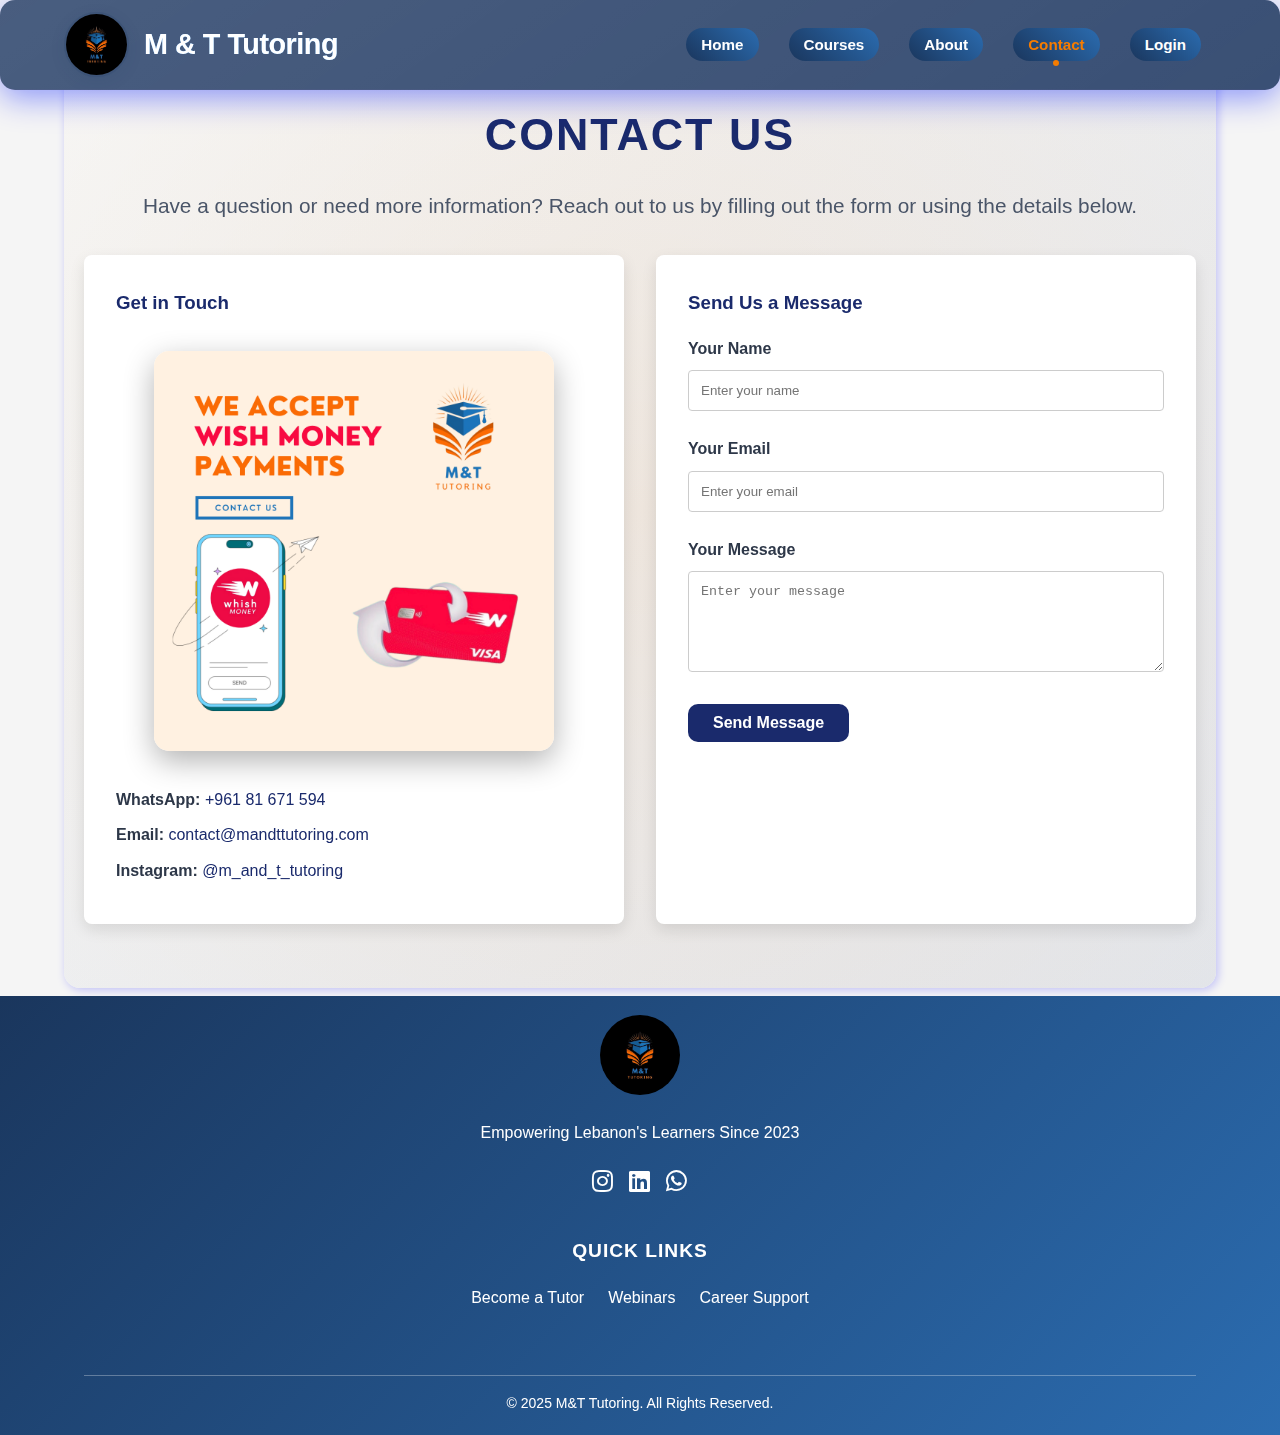
<file: contact.html>
<!DOCTYPE html>
<html lang="en">

<head>
  <meta charset="UTF-8">
  <meta name="viewport" content="width=device-width, initial-scale=1">
  <title>M&T Tutoring | Contact Us</title>
  <link rel="stylesheet" href="https://cdnjs.cloudflare.com/ajax/libs/font-awesome/6.0.0/css/all.min.css">
  <link rel="stylesheet" href="CSS/global.css">
  <link rel="stylesheet" href="CSS/styles.css">
  <link rel="stylesheet" href="CSS/contact.css">
</head>

<body>
  <nav class="glass-nav" aria-label="Main navigation">
    <div class="nav-container">
      <a href="index.html" class="nav-logo">
        <img src="MEDIA/logo.jpeg" alt="M&T Tutoring - Logo">
        <span class="logo-text" style="color: white;">M & T Tutoring</span>
      </a>
      <ul class="nav-links" id="NAVLIST">
        <li><a href="index.html">Home</a></li>
        <li><a href="courses.html">Courses</a></li>
        <li><a href="about.html">About</a></li>
        <li><a href="contact.html" aria-current="page">Contact</a></li>
        <li id="cartLI"><a href="checkout.html"> <i class="fa-solid fa-shopping-cart"></i></a></li>
        <div id="accountDiv">
          <li><a href="" id="accountInNav">Account</a></li>
          <ul class="nav-links-burger" id="nav-links-burger-1">
            <li><a href="" class="dashBoardInNav">Dashboard</a></li>
            <li><a href="account.html">Account</a></li>
            <li><a href="" class="signoutInNav">Signout</a></li>
          </ul>
        </div>
      </ul>
      <div class="nav-toggle">
        <span>&#9776;</span>
        <ul class="nav-links-burger" id="nav-links-burger-2">
          <li><a href="index.html">Home</a></li>
          <li><a href="courses.html">Courses</a></li>
          <li><a href="about.html">About</a></li>
          <li><a href="contact.html" aria-current="page">Contact</a></li>
          <li class="toRemoveWhenNotLoggedIn"><a href="checkout.html"> <i class="fa-solid fa-shopping-cart"></i></a></li>
          <li class="toRemoveWhenNotLoggedIn"><a href="" class="dashBoardInNav">Dashboard</a></li>
          <li class="toRemoveWhenNotLoggedIn"><a href="account.html">Account</a></li>
          <li class="toRemoveWhenNotLoggedIn"><a href="" class="signoutInNav">Signout</a></li>
        </ul>
      </div>
    </div>
  </nav>


  <main class="container">
    <section class="contact-section">
      <h2 class="section-title">Contact Us</h2>
      <p class="contact-intro">
        Have a question or need more information? Reach out to us by filling out the form or using the details below.
      </p>
      <div class="contact-wrapper">
        <div class="contact-info">
          <h3>Get in Touch</h3>
          <div class="contact-image-container">
            <img src="MEDIA/Blue 3D Shop Payment Card Instagram Post.png" alt="Contact Us Image" class="contact-image">
          </div>
<div class="contact-details">
          <p><strong>WhatsApp:</strong> <a href="https://wa.me/96181671594" target="_blank"
              rel="noopener noreferrer">+961 81 671 594</a></p>
          <p><strong>Email:</strong> <a href="mailto:contact@mandttutoring.com">contact@mandttutoring.com</a></p>
          <p><strong>Instagram:</strong> <a href="https://www.instagram.com/m_and_t_tutoring/" target="_blank"
              rel="noopener noreferrer">@m_and_t_tutoring</a></p>
              </div>
        </div>
        <div class="contact-form">
          <h3>Send Us a Message</h3>
          <form id="contactForm" action="#" method="post">
            <div class="form-group">
              <label for="name">Your Name</label>
              <input type="text" id="name" name="name" placeholder="Enter your name" required>
            </div>
            <div class="form-group">
              <label for="email">Your Email</label>
              <input type="email" id="email" name="email" placeholder="Enter your email" required>
            </div>
            <div class="form-group">
              <label for="message">Your Message</label>
              <textarea id="message" name="message" rows="5" placeholder="Enter your message" required></textarea>
            </div>
            <button type="submit" class="btn">Send Message</button>
          </form>
        </div>
      </div>
    </section>
  </main>

  <footer class="main-footer">
    <div class="container">
      <div class="footer-grid">
        <div class="footer-brand">
          <img src="MEDIA/logo.jpeg" alt="M&T Tutoring Logo">
          <p>Empowering Lebanon's Learners Since 2023</p>
          <div class="social-links">
            <a href="https://www.instagram.com/m_and_t_tutoring/" target="_blank" rel="noopener noreferrer">
              <i class="fab fa-instagram"></i>
            </a>
            <a href="#" target="_blank" rel="noopener noreferrer">
              <i class="fab fa-linkedin"></i>
            </a>
            <a href="https://wa.me/96181671594" target="_blank" rel="noopener noreferrer">
              <i class="fab fa-whatsapp"></i>
            </a>
          </div>
        </div>
        <div class="footer-nav">
          <h4>Quick Links</h4>
          <ul>
            <li><a href="tutor-apply.html">Become a Tutor</a></li>
            <li><a href="webinars.html">Webinars</a></li>
            <li><a href="careers.html">Career Support</a></li>
          </ul>
        </div>
      </div>
      <div class="copyright">
        <p>&copy; 2025 M&T Tutoring. All Rights Reserved.</p>
      </div>
    </div>
  </footer>

  <script src="JS/contact.js"></script>
</body>

</html>
</file>
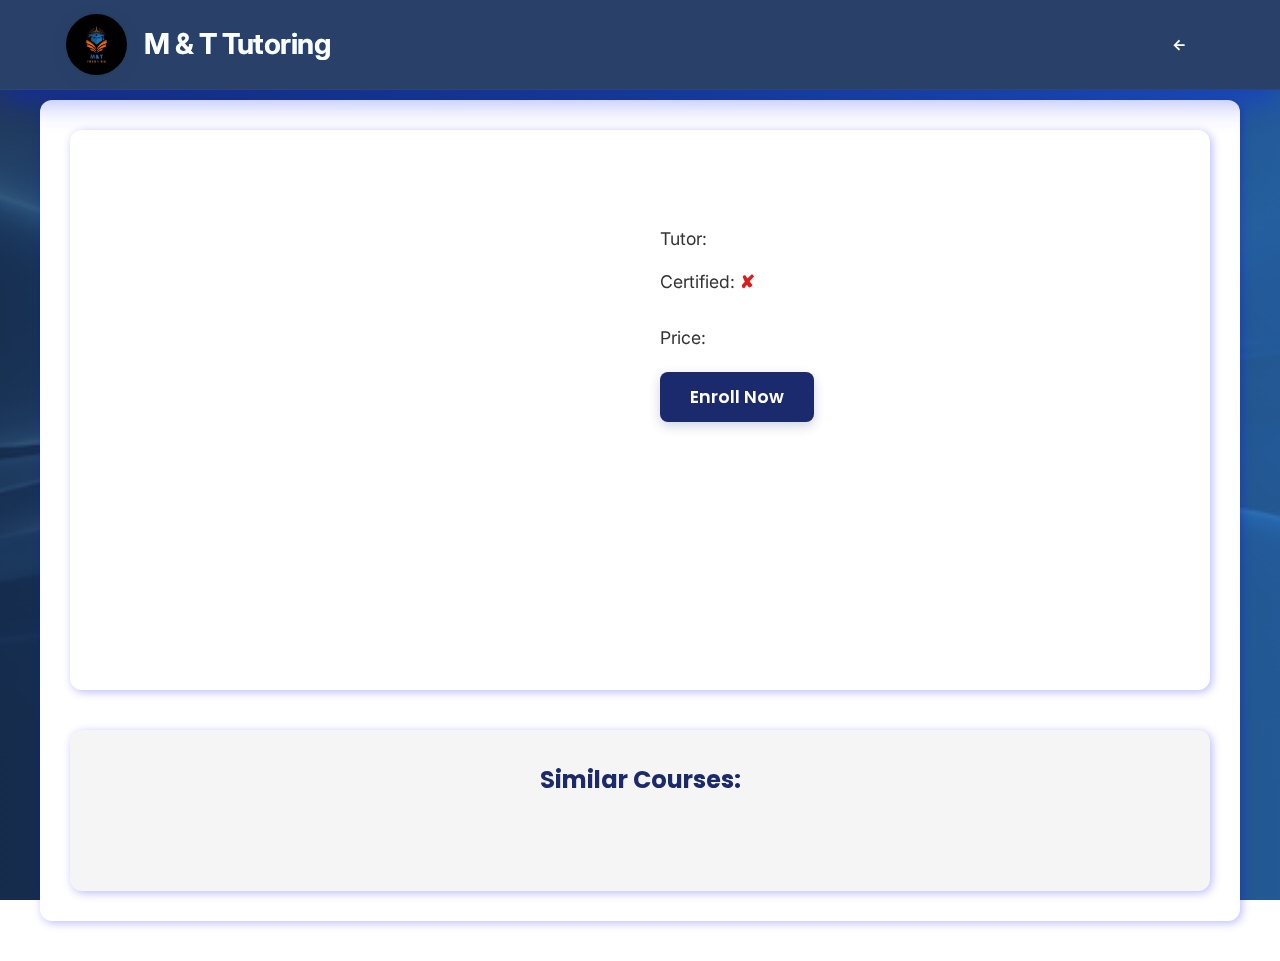
<file: courseDetails.html>
<!DOCTYPE html>
<html lang="en">

<head>
    <meta charset="UTF-8">
    <meta name="viewport" content="width=device-width, initial-scale=1.0">
    <title></title>
    <link rel="stylesheet" href="CSS/global.css">
    <link rel="stylesheet" href="CSS/courseDetails.css">
    <link rel="icon" href="MEDIA/favicon.ico">
</head>

<body>
    <header>
        <nav class="glass-nav" aria-label="Main navigation">
            <div class="nav-container">
                <a href="index.html" class="nav-logo">
                    <img src="MEDIA/logo.jpeg" alt="M&T Tutoring - Logo">
                    <span class="logo-text">M & T Tutoring</span>
                </a>
                <ul class="nav-links">
                    <li><a href="" id="backAnchor">&#8592;</a></li>
                </ul>
            </div>
        </nav>
    </header>

    <main>
        <div id="mainContainer">
            <div id="mainCourseContainer">
                <div class="course-card" id="courseCard">
                </div>

                <div id="detailsToEnroll">
                    <h3 class="course-content" id="courseTitle"></h3>
                    <p class="courseDetails" id="courseDescription"></p>
                    <p class="courseDetails">Tutor: <span id="tutorName"></span></p>
                    <p class="courseDetails">Certified: <span id="isCertified"></span></p>
                    <p class="courseDetails">Price: <span id="coursePrice"></span></p>
                    <button class="btn btn-primary" id="enrollBtn">Enroll Now</button>
                </div>
            </div>
            <div id="similarSuggestedDiv">
                <div>
                    <h2>Similar Courses:</h2>
                </div>
                <div id="suggestedCoursesContainer">
                </div>
            </div>
        </div>
    </main>
    <script src="JS/courseDetails.js"></script>
</body>

</html>
</file>
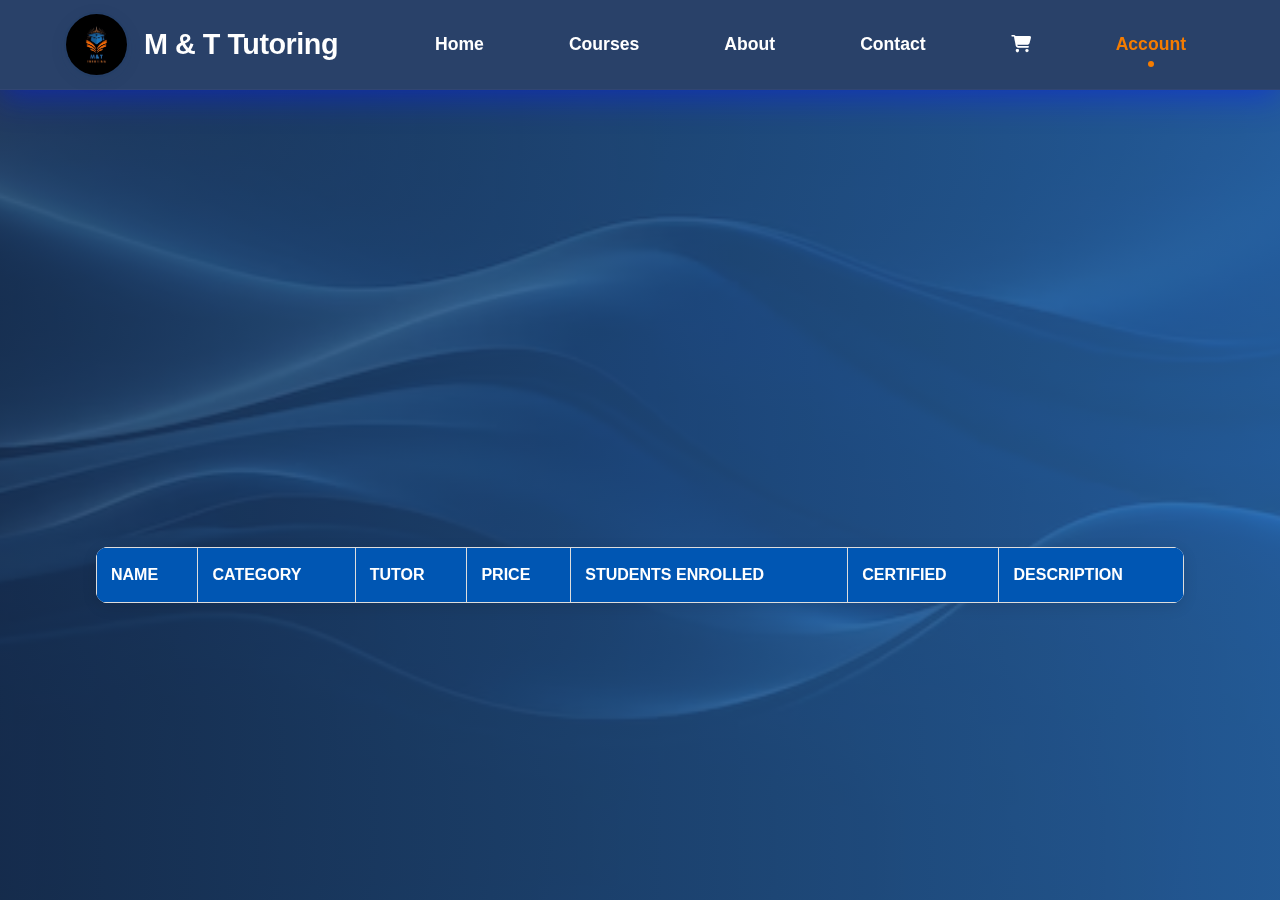
<file: courses.html>
<!DOCTYPE html>
<html lang="en">

<head>
    <meta charset="UTF-8">
    <meta name="viewport" content="width=device-width, initial-scale=1.0">
    <title>Courses</title>
    <link rel="stylesheet" href="CSS/global.css">
    <link rel="stylesheet" href="CSS/account.css">
    <link rel="stylesheet" href="CSS/courses.css">
    <link rel="icon" href="MEDIA/favicon.ico">
    <link rel="stylesheet" href="https://cdnjs.cloudflare.com/ajax/libs/font-awesome/6.4.2/css/all.min.css">
</head>

<body>
    <header>
        <nav class="glass-nav" aria-label="Main navigation">
            <div class="nav-container">
                <a href="index.html" class="nav-logo">
                    <img src="MEDIA/logo.jpeg" alt="M&T Tutoring - Logo">
                    <span class="logo-text">M & T Tutoring</span>
                </a>
                <ul class="nav-links">
                    <li><a href="index.html">Home</a></li>
                    <li><a href="courses.html">Courses</a></li>
                    <li><a href="about.html">About</a></li>
                    <li><a href="contact.html">Contact</a></li>
                    <li><a href="checkout.html"><i class="fa-solid fa-shopping-cart"></i></a></li>
                    <li><a href="" aria-current="page">Account</a></li>
                </ul>
                <div class="nav-toggle">
                    <span>&#9776;</span>
                    <ul class="nav-links-burger">
                        <li><a href="index.html">Home</a></li>
                        <li><a href="courses.html">Courses</a></li>
                        <li><a href="about.html">About</a></li>
                        <li><a href="contact.html">Contact</a></li>
                        <li><a href="checkout.html"><i class="fa-solid fa-shopping-cart"></i></a></li>
                        <li><a href="" aria-current="page">Account</a></li>
                    </ul>
                </div>
            </div>
        </nav>
    </header>

    <main class="container">
        
        <table id="coursesTable">
            <thead>
                <tr>
                    <th>Name</th>
                    <th>Category</th>
                    <th>Tutor</th>
                    <th>Price</th>
                    <th>Students Enrolled</th>
                    <th>Certified</th>
                    <th>Description</th>
                </tr>
            </thead>
            <tbody>
                
            </tbody>
        </table>
    </main>

    <script src="JS/courses.js"></script> 
</body>
</html>
</file>
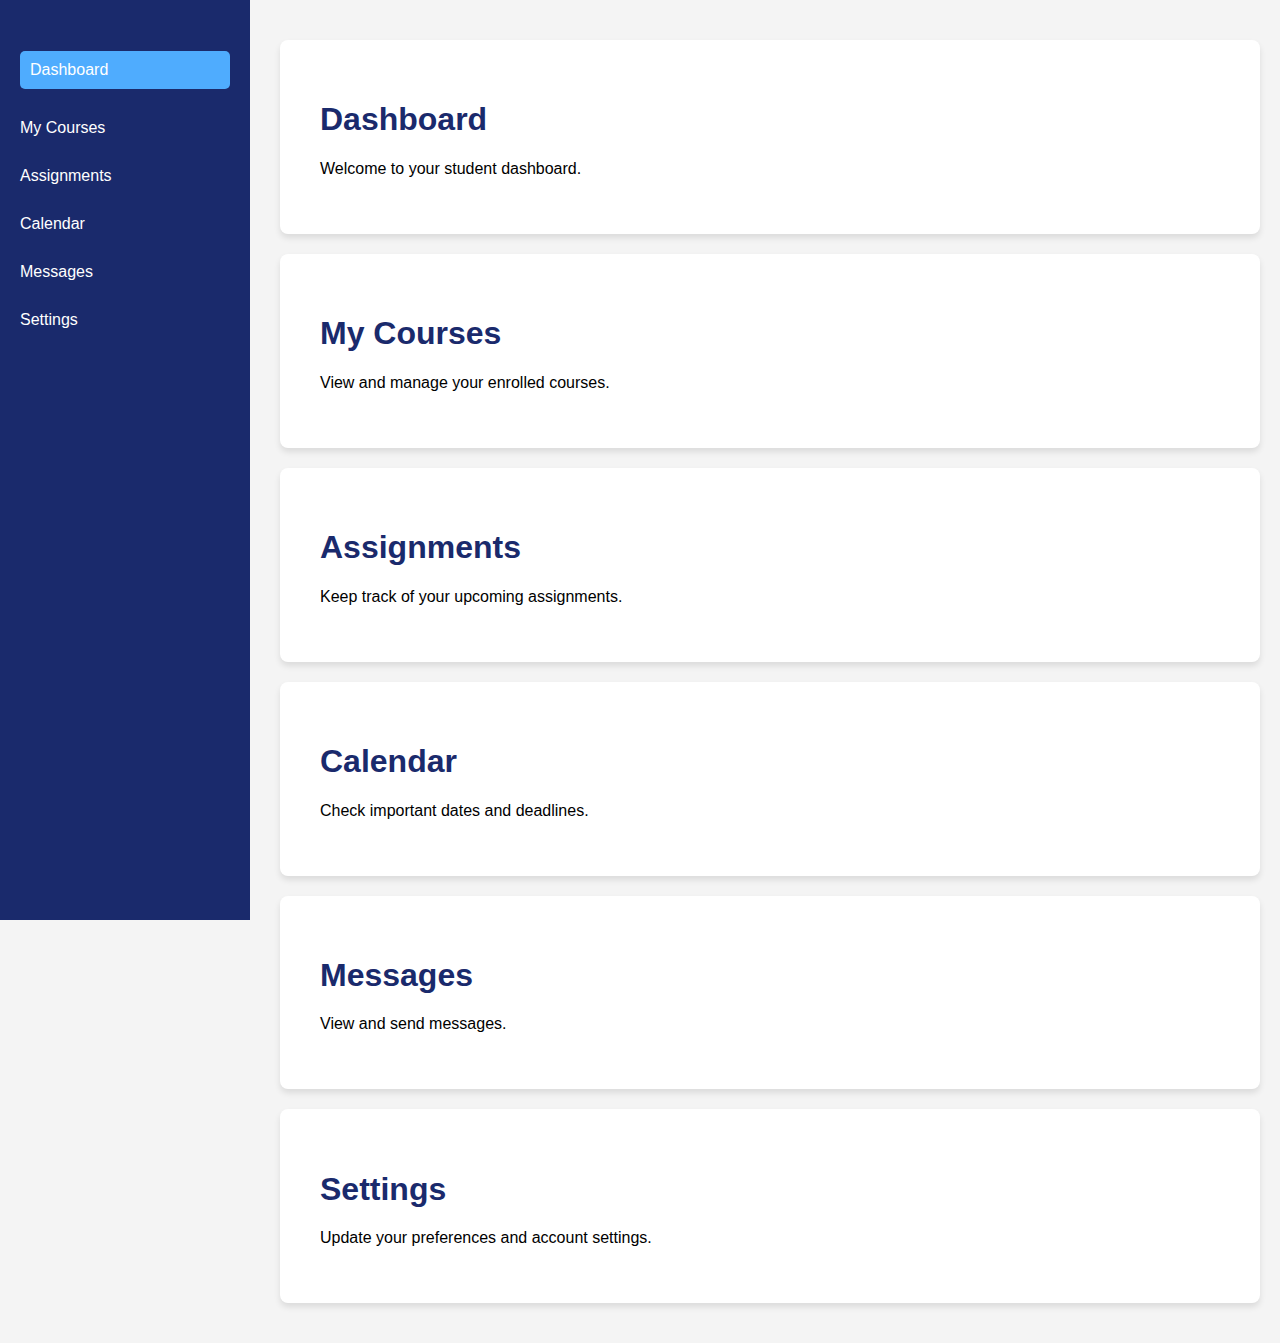
<file: dashboard.html>
<!DOCTYPE html>
<html lang="en">
<head>
  <meta charset="UTF-8" />
  <meta name="viewport" content="width=device-width, initial-scale=1.0"/>
  <title>Student Dashboard</title>
  <link rel="stylesheet" href="CSS/dashboard.css">
</head>
<body>

  <!-- Sidebar Navigation -->
  <aside class="sidebar">
    <ul class="sidebar-menu">
      <li class="active"><a href="#dashboard">Dashboard</a></li>
      <li><a href="#courses">My Courses</a></li>
      <li><a href="#assignments">Assignments</a></li>
      <li><a href="#calendar">Calendar</a></li>
      <li><a href="#messages">Messages</a></li>
      <li><a href="#settings">Settings</a></li>
    </ul>
  </aside>

  <!-- Main Content Area -->
  <main class="content">
    <section id="dashboard" class="section">
      <h1>Dashboard</h1>
      <p>Welcome to your student dashboard.</p>
    </section>

    <section id="courses" class="section">
      <h1>My Courses</h1>
      <p>View and manage your enrolled courses.</p>
    </section>

    <section id="assignments" class="section">
      <h1>Assignments</h1>
      <p>Keep track of your upcoming assignments.</p>
    </section>

    <section id="calendar" class="section">
      <h1>Calendar</h1>
      <p>Check important dates and deadlines.</p>
    </section>

    <section id="messages" class="section">
      <h1>Messages</h1>
      <p>View and send messages.</p>
    </section>

    <section id="settings" class="section">
      <h1>Settings</h1>
      <p>Update your preferences and account settings.</p>
    </section>
  </main>

  <script src="JS/dashboard.js"></script>
</body>
</html>
</file>
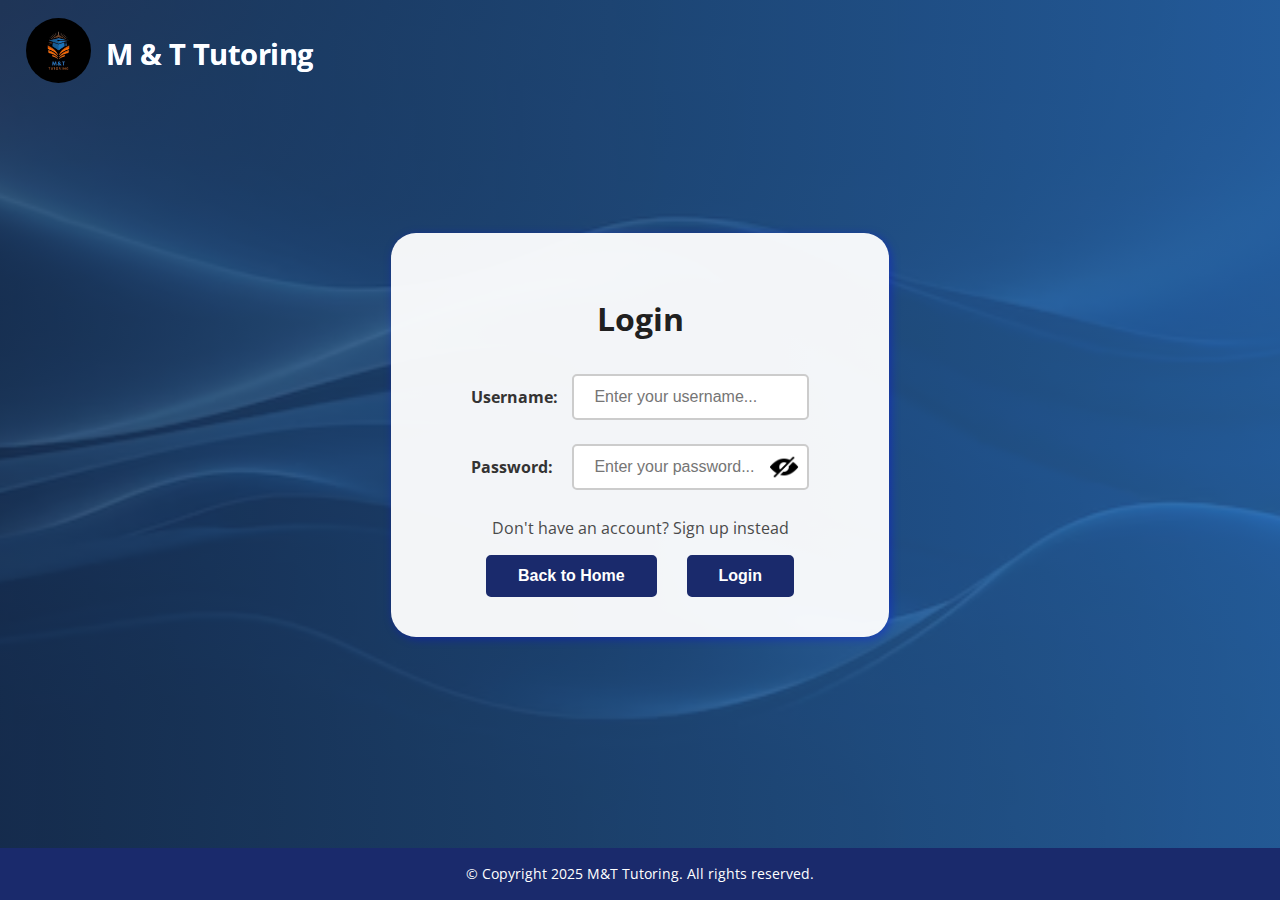
<file: login.html>
<!DOCTYPE html>
<html lang="en">

<head>
  <meta charset="UTF-8" />
  <meta name="viewport" content="width=device-width, initial-scale=1.0" />
  <title>Login</title>
  <link rel="stylesheet" href="CSS/login.css" />
  <link rel="stylesheet" href="CSS/global.css" />
  <link rel="icon" href="MEDIA/favicon.ico" />
  <link rel="stylesheet" href="https://cdnjs.cloudflare.com/ajax/libs/font-awesome/6.4.2/css/all.min.css">
</head>

<body>
  <header>
    <div id="logoDiv">
      <a href="index.html">
        <img id="logo" src="MEDIA/logo.jpeg" alt="logo" />
      </a>
      <a href="index.html">
        <p class="logo-text" style="color: white;">M &amp; T Tutoring</p>
      </a>
    </div>
  </header>
  <main>
    <!-- Login Form -->
    <form id="loginForm" action="">
      <h3 class="formTitle">Login</h3>
      <div class="passDiv">
        <label for="usernameInput">Username:</label>
        <input id="usernameInput" type="text" placeholder="Enter your username..." />
      </div>
      <div class="passDiv">
        <label for="passwordInput">Password:</label>
        <input id="passwordInput" type="password" placeholder="Enter your password..." />
        <img title="click to show password" id="hidePass" class="passControlImgs" src="MEDIA/hidepassword2.png"
          alt="closed eye" />
        <img title="click to hide password" id="showPass" class="passControlImgs" src="MEDIA/showpassword2.png"
          alt="open eye" />
      </div>
      <p id="signupInstead" class="switchForm">Don't have an account? Sign up instead</p>
      <div class="btnDiv">
        <button id="backBtn1" class="btn btn-primary" type="button">Back to Home</button>
        <button id="loginBtn" class="btn btn-primary">Login</button>
      </div>
    </form>

    <!-- Signup Form -->
    <form id="signupForm" action="">
      <h3 class="formTitle">Signup</h3>
      <div class="passDiv">
        <label for="usernameInput2">Username:</label>
        <input id="usernameInput2" type="text" placeholder="Enter your username..." />
      </div>
      <div class="passDiv">
        <label for="passwordInput2">Password:</label>
        <input id="passwordInput2" type="password" placeholder="Enter your password..." />
        <img title="click to show password" id="hidePass2" class="passControlImgs" src="MEDIA/hidepassword2.png"
          alt="closed eye" />
        <img title="click to hide password" id="showPass2" class="passControlImgs" src="MEDIA/showpassword2.png"
          alt="open eye" />
      </div>
      <div class="passDiv">
        <label for="passwordInput3">Repeat Pass:</label>
        <input id="passwordInput3" type="password" placeholder="Repeat your password..." />
      </div>
      <div class="passDiv">
        <label for="emailInput">Email:</label>
        <input id="emailInput" type="email" placeholder="Enter your Email..." />
      </div>
      <div class="passDiv">
        <label for="majorCombo">Major/Field:</label>
        <select name="Major" id="majorCombo">
          <option value="CCE">Computer Engineering</option>
          <option value="ME">Mechanical Engineering</option>
          <option value="MECH">Mechatronics</option>
          <option value="ELECT">Electrical Engineering</option>
          <option value="PSYCH">Psychology</option>
          <option value="MANAGE">Management</option>
          <option value="BUSI">Business</option>
          <option value="BIO">Biology</option>
          <option value="BIOM">Biomedical</option>
        </select>
      </div>
      <p id="loginInstead" class="switchForm">Already have an account? Login instead</p>
      <div class="btnDiv">
        <button type="button" id="backBtn2" class="btn btn-primary">Back to Home</button>
        <button id="signupBtn" class="btn btn-primary">Signup</button>
      </div>
    </form>
  </main>

  <footer>
    <p>&copy; Copyright 2025 M&amp;T Tutoring. All rights reserved.</p>
  </footer>

  <script src="JS/login.js"></script>
</body>

</html>
</file>
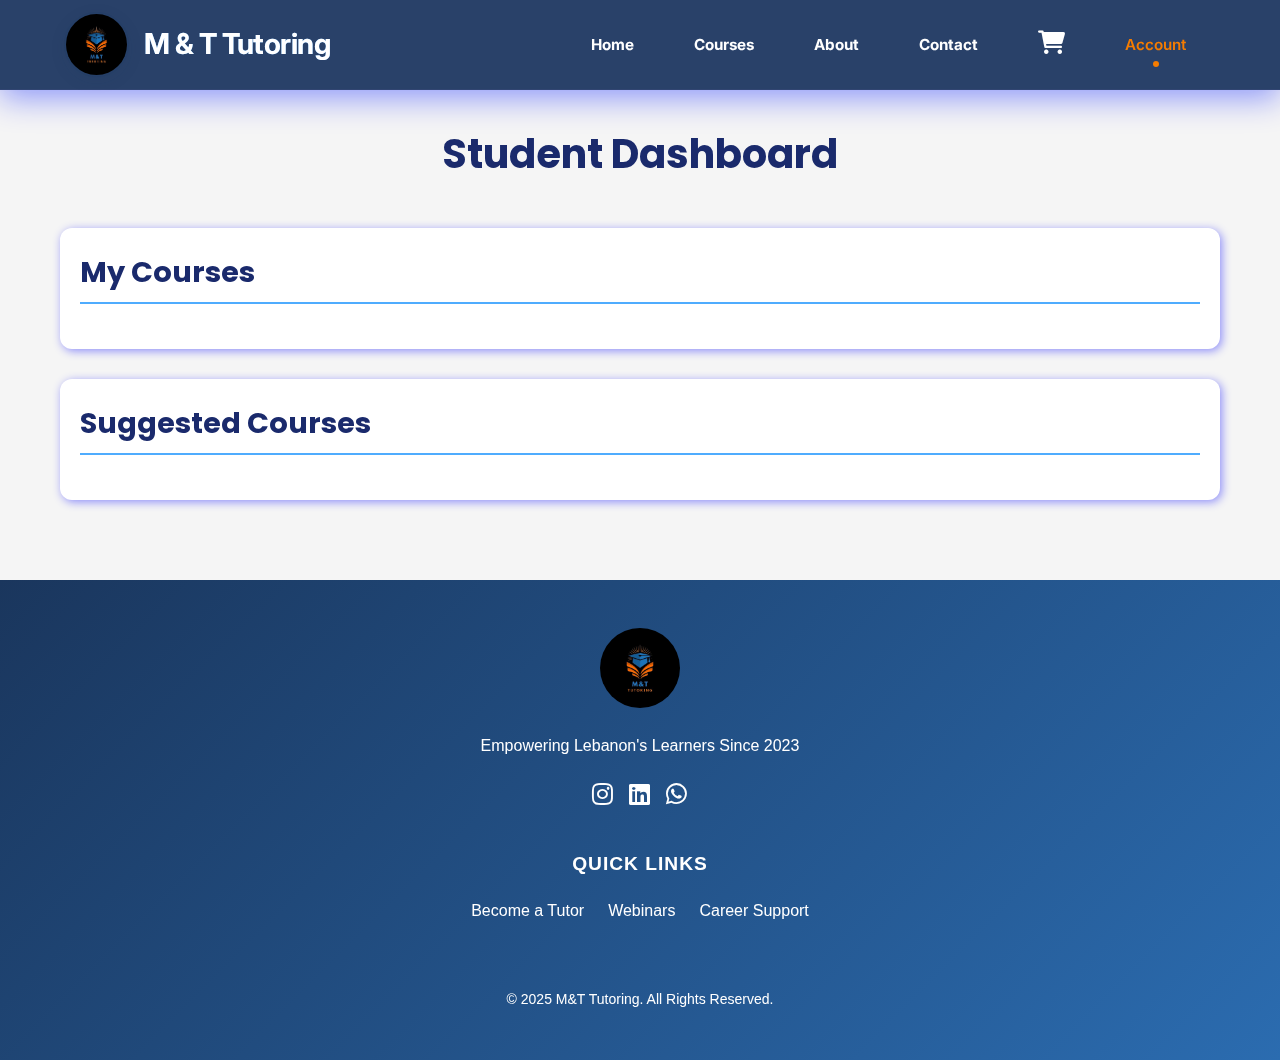
<file: studentDash.html>
<!DOCTYPE html>
<html lang="en">
  <head>
    <meta charset="UTF-8" />
    <meta name="viewport" content="width=device-width, initial-scale=1.0"/>
    <title>Student Dashboard - M&T Tutoring</title>
    
    <!-- Font Awesome for icons -->
    <link
      rel="stylesheet"
      href="https://cdnjs.cloudflare.com/ajax/libs/font-awesome/6.0.0/css/all.min.css"
    />

    <!-- Global CSS (nav, footer, etc.) -->
    <link rel="stylesheet" href="CSS/global.css" />

    <!-- Page-Specific CSS for dashboard layout -->
    <link rel="stylesheet" href="CSS/studentDash.css" />

    <link rel="icon" href="MEDIA/favicon.ico" />
  </head>
  <body>
    <!-- Navigation Bar -->
    <nav class="glass-nav" aria-label="Main navigation">
      <div class="nav-container">
        <a href="index.html" class="nav-logo">
          <img src="MEDIA/logo.jpeg" alt="M&T Tutoring - Logo" />
          <span class="logo-text">M & T Tutoring</span>
        </a>
        <ul class="nav-links" id="NAVLIST">
          <li><a href="index.html">Home</a></li>
          <li><a href="courses.html">Courses</a></li>
          <li><a href="about.html">About</a></li>
          <li><a href="contact.html">Contact</a></li>
          <li id="cartLI"><a href="checkout.html"> <i class="fa-solid fa-shopping-cart"></i></a></li>
          <div id="accountDiv">
            <li><a href="#" id="accountInNav" aria-current="page">Account</a></li>
            <ul class="nav-links-burger" id="nav-links-burger-1">
              <li><a href="studentDash.html" class="dashBoardInNav">Dashboard</a></li>
              <li><a href="account.html">Account</a></li>
              <li><a href="#" class="signoutInNav">Signout</a></li>
            </ul>
          </div>
        </ul>
        <div class="nav-toggle">
          <span>&#9776;</span>
          <ul class="nav-links-burger" id="nav-links-burger-2">
            <li><a href="index.html">Home</a></li>
            <li><a href="courses.html">Courses</a></li>
            <li><a href="about.html">About</a></li>
            <li><a href="contact.html">Contact</a></li>
            <li class="toRemoveWhenNotLoggedIn"><a href="checkout.html"> <i class="fa-solid fa-shopping-cart"></i></a></li>
            <li class="toRemoveWhenNotLoggedIn">
              <a href="studentDash.html" class="dashBoardInNav" aria-current="page">Dashboard</a>
            </li>
            <li class="toRemoveWhenNotLoggedIn"><a href="account.html">Account</a></li>
            <li class="toRemoveWhenNotLoggedIn">
              <a href="#" class="signoutInNav">Signout</a>
            </li>
          </ul>
        </div>
      </div>
    </nav>

    <!-- Main Dashboard Content -->
    <main class="dashboard-container">
      <header>
        <h1>Student Dashboard</h1>
      </header>

      <!-- We stack My Courses and Suggested Courses vertically -->
      <section class="dashboard-content">
        <!-- My Courses (top) -->
        <article class="dashboard-card">
          <h2>My Courses</h2>
          <!-- Horizontal scrolling container -->
          <div id="courseList">
            <!-- Courses will be dynamically populated here -->
          </div>
        </article>

        <!-- Suggested Courses (below My Courses) -->
        <article class="dashboard-card">
          <h2>Suggested Courses</h2>
          <!-- Horizontal scrolling container -->
          <div id="upcomingSessions">
            <!-- Suggested Courses will be dynamically populated here -->
          </div>
        </article>
      </section>
    </main>

    <!-- Footer -->
    <footer class="main-footer">
      <div class="container">
        <div class="footer-grid">
          <div class="footer-brand">
            <img src="MEDIA/logo.jpeg" alt="M&T Tutoring Logo" />
            <p>Empowering Lebanon's Learners Since 2023</p>
            <div class="social-links">
              <a
                href="https://www.instagram.com/m_and_t_tutoring/"
                target="_blank"
                rel="noopener noreferrer"
              >
                <i class="fab fa-instagram"></i>
              </a>
              <a href="#" target="_blank" rel="noopener noreferrer">
                <i class="fab fa-linkedin"></i>
              </a>
              <a
                href="https://wa.me/96181671594"
                target="_blank"
                rel="noopener noreferrer"
              >
                <i class="fab fa-whatsapp"></i>
              </a>
            </div>
          </div>
          <div class="footer-nav">
            <h4>Quick Links</h4>
            <ul>
              <li><a href="tutor-apply.html">Become a Tutor</a></li>
              <li><a href="webinars.html">Webinars</a></li>
              <li><a href="careers.html">Career Support</a></li>
            </ul>
          </div>
        </div>
        <div class="copyright">
          <p>&copy; 2025 M&T Tutoring. All Rights Reserved.</p>
        </div>
      </div>
    </footer>

    <!-- Dashboard-specific JS -->
    <script src="JS/studentDash.js"></script>
  </body>
</html>
</file>
<file: CSS/global.css>
/* Global Styles for M&T Tutoring Website */

/* Import Google Fonts */
@import url('https://fonts.googleapis.com/css2?family=Roboto:wght@400;700&family=Open+Sans:wght@300;400;600&display=swap');

/* Root Variables */
:root {
    --primary-blue: #1a2a6c;
    --secondary-blue: #4facfe;
    --accent-orange: #f57c00;
    --white: #ffffff;
    --dark-gray: #333333;
    --light-gray: #f5f5f5;

    --font-heading: 'Roboto', sans-serif;
    --font-body: 'Open Sans', sans-serif;
}

/* Reset Styles */
* {
    margin: 0;
    padding: 0;
    box-sizing: border-box;
}

/* Global Body Styling */
body {
    font-family: var(--font-body);
    color: var(--dark-gray);
    background: var(--light-gray);
    line-height: 1.6;
}

/* Global Container */
.container {
    width: 90%;
    max-width: 1200px;
    margin: 0 auto;
}

/* Buttons */
.btn {
    display: inline-block;
    padding: 10px 20px;
    font-size: 16px;
    font-weight: 600;
    text-align: center;
    text-decoration: none;
    border-radius: 5px;
    transition: background 0.3s ease-in-out;
}

.btn-primary {
    background-color: var(--primary-blue);
    color: var(--white);
}

.btn-primary:hover {
    background-color: var(--secondary-blue);
}

.btn-secondary {
    background-color: var(--accent-orange);
    color: var(--white);
}

.btn-secondary:hover {
    background-color: #e66900;
}

/* Navigation Bar */
nav {
    background-color: var(--primary-blue);
    padding: 15px 0;
    position: fixed;
    width: 100%;
    top: 0;
    left: 0;
    z-index: 100;
}

.nav-container {
    display: flex;
    justify-content: space-between;
    align-items: center;
    width: 90%;
    max-width: 1200px;
    margin: 0 auto;
}

.nav-logo img {
    height: 50px;
}

.nav-links {
    list-style: none;
    display: flex;
}

.nav-links li {
    margin: 0 15px;
}

.nav-links a {
    color: var(--white);
    text-decoration: none;
    font-size: 16px;
    font-weight: 600;
    transition: color 0.3s ease-in-out;
}

.nav-links a:hover {
    color: var(--secondary-blue);
}

/* Mobile Navigation */
.nav-toggle {
    display: none;
    cursor: pointer;
}

.nav-toggle div {
    width: 30px;
    height: 3px;
    background-color: var(--white);
    margin: 5px 0;
}

/* Hero Section */
.hero {
    background: linear-gradient(to right, var(--primary-blue), var(--secondary-blue));
    color: var(--white);
    text-align: center;
    padding: 100px 20px;
}

.hero h1 {
    font-family: var(--font-heading);
    font-size: 2.5rem;
    margin-bottom: 10px;
}

.hero p {
    font-size: 1.2rem;
    margin-bottom: 20px;
}

/* Footer */
footer {
    background-color: var(--primary-blue);
    color: var(--white);
    text-align: center;
    padding: 15px;
    margin-top: 50px;
}

footer p {
    font-size: 14px;
}


#cartLI a i, .toRemoveWhenNotLoggedIn a i {
    font-size: 1.5rem; /* Adjust size */
    color: #ffffff; /* Match your theme */
    transition: color 0.3s ease-in-out;
  }
  
  #cartLI a i:hover, .toRemoveWhenNotLoggedIn a i:hover {
    color: #ffffff;
  }
  
/* Responsive Styles */
/* @media (max-width: 768px) {
    .nav-links {
        display: none;
        flex-direction: column;
        background-color: var(--primary-blue);
        position: absolute;
        top: 60px;
        left: 0;
        width: 100%;
        padding: 10px 0;
    }

    .nav-links li {
        text-align: center;
        margin: 10px 0;
    }

    .nav-toggle {
        display: block;
    }
} */
</file>
<file: CSS/styles.css>
/* ======== Modern CSS Enhancements ======== */
:root {
  --primary-blue: #1a2a6c;
  --secondary-blue: #4facfe;
  --accent-orange: #f57c00;
  --white: #ffffff;
  --dark-gray: #333333;
  --light-gray: #f5f5f5;
  --dark-gradient: linear-gradient(135deg, #1A365D 0%, #2B6CB0 100%);
  --font-heading: 'Poppins', sans-serif;
  --font-body: 'Inter', sans-serif;
}

/* Base Reset */
* {
  margin: 0;
  padding: 0;
  box-sizing: border-box;
}

body {
  font-family: var(--font-body);
  line-height: 1.7;
  color: #2D3748;
  background-color: #F5F5F5;
}

/* Modern Glass Navigation */
.glass-nav {
  position: fixed;
  top: 0;
  width: 100%;
  padding: 12px 0;
  background: linear-gradient(145deg, rgba(255, 255, 255, 0.15) 0%, rgba(255, 255, 255, 0.08) 100%);
  backdrop-filter: blur(25px) saturate(180%);
  -webkit-backdrop-filter: blur(25px) saturate(180%);
  box-shadow: 0 8px 32px rgba(0, 0, 0, 0.1);
  z-index: 1000;
  border-bottom: 1px solid rgba(255, 255, 255, 0.15);
  transition: all 0.4s cubic-bezier(0.4, 0, 0.2, 1);
  border-radius: 15px;
}

.nav-container {
  width: 90%;
  max-width: 1400px;
  margin: 0 auto;
  display: flex;
  align-items: center;
  justify-content: space-between;
}

.nav-toggle {
  display: none;

  transition: opacity 0.2s ease-in-out;
}

/* Logo Styling */
.nav-logo {
  display: flex;
  align-items: center;
  text-decoration: none;
  transition: transform 0.3s ease;
}

.nav-logo:hover {
  transform: translateX(5px);
}

.logo-text {
  font-size: 1.8rem;
  margin-left: 15px;
  font-weight: 700;
  letter-spacing: -0.5px;
  background: #4facfe;
  -webkit-background-clip: text;
  background-clip: text;
  color: transparent;
  transition: all 0.3s ease;
  color: white;
}

.nav-logo img {
  height: 65px;
  width: 65px;
  border: 2px solid rgba(26, 54, 93, 0.2);
  border-radius: 50%;
  transition: all 0.3s ease;
  box-shadow: 0 4px 15px rgba(26, 54, 93, 0.1);
}

.nav-logo img:hover {
  transform: scale(1.08);
  box-shadow: 0 6px 20px rgba(26, 54, 93, 0.15);
}

/* Navigation Links */
.nav-links {
  list-style: none;
  display: flex;
  align-items: center;
  gap: 25px;
}

.nav-links a, #accountInNav {
  color: white;
  text-decoration: none;
  font-size: 1.1rem;
  font-weight: bolder;
  padding: 8px 15px;
  transition: all 0.3s cubic-bezier(0.4, 0, 0.2, 1);
  position: relative;
  border-radius: 20px;
  background: linear-gradient(45deg, #1A365D, #2B6CB0);
}

.nav-links a:not(.btn):hover, #accountInNav:not(.btn):hover {
  color: #f57c00;
  background: rgba(245, 124, 0, 0.08);
}


.nav-links a[aria-current="page"], #accountInNav[aria-current="page"] {
  color: #f57c00 !important;
  font-weight: 600;
}

.nav-links a[aria-current="page"]::after, #accountInNav[aria-current="page"]::after {
  content: '';
  position: absolute;
  bottom: -5px;
  left: 50%;
  transform: translateX(-50%);
  width: 6px;
  height: 6px;
  background: #f57c00;
  border-radius: 50%;
  animation: pulse 1.5s infinite;
}


.nav-links-burger {
  display: none;
  list-style: none;
  position: absolute;
  top: 100%;
  right: 0%;
  flex-direction: column;
  background: rgba(218, 218, 218, 0.158);
  padding: 40px 10px 40px 10px;
  border-bottom: 1px solid rgba(0, 0, 0, 0.616);
  border-left: 1px solid rgba(0, 0, 0, 0.616);
  border-bottom-left-radius: 40px;
  align-items: center;
  gap: 25px;

  transform: translateY(-20px);
  animation: dropDown 0.5s ease forwards;
}

.nav-links-burger a {
  color: white;
  text-decoration: none;
  font-size: 1.1rem;
  font-weight: bolder;
  padding: 8px 15px;
  transition: all 0.3s cubic-bezier(0.4, 0, 0.2, 1);
  position: relative;
  border-radius: 20px;
  background: linear-gradient(45deg, #1A365D, #2B6CB0);
}

.nav-links-burger a:not(.btn):hover {
  color: #f57c00;
  background: rgba(245, 124, 0, 0.08);
}


.nav-links-burger a[aria-current="page"] {
  color: #f57c00 !important;
  font-weight: 600;
}

.nav-links-burger a[aria-current="page"]::after {
  content: '';
  position: absolute;
  bottom: -5px;
  left: 50%;
  transform: translateX(-50%);
  width: 6px;
  height: 6px;
  background: #f57c00;
  border-radius: 50%;
  animation: pulse 1.5s infinite;
}

/* Button Styles */
.btn {
  padding: 10px 25px !important;
  border-radius: 10px !important;
  font-weight: 600 !important;
  transition: all 0.3s ease !important;
  border: 2px solid transparent;
}

.btn-login {
  background: linear-gradient(45deg, #1A365D, #2B6CB0);
  color: white !important;
}

.btn-signup {
  background: linear-gradient(45deg, #f57c00, #ff9800);
  color: white !important;
}

.btn:hover {
  transform: translateY(-2px);
  box-shadow: 0 5px 15px rgba(0, 0, 0, 0.15);
  opacity: 0.95;
}


#nav-links-burger-1{
  padding-left: 0px;
  padding-right: 0px;
  right: 0%;
  top: 204%;
  border-bottom-right-radius: 40px;
  border-right: 1px solid rgba(0, 0, 0, 0.616);;
}

#accountDiv{
  position: relative;
}
@keyframes pulse {
  0% {
    transform: translateX(-50%) scale(1);
  }

  50% {
    transform: translateX(-50%) scale(1.2);
  }

  100% {
    transform: translateX(-50%) scale(1);
  }
}

/* Hero Section with Background Image */
.hero {
  position: relative;
  height: 90vh;
  background: linear-gradient(to right, rgba(26, 54, 93, 0.8), rgba(43, 108, 176, 0.8)),
    url('../MEDIA/blue-wave-is-lit-up-black-background_889227-20579.jpg.avif') no-repeat center center;
  background-size: cover;
  background-position: center;
  background-attachment: fixed;
  color: var(--white);
  display: flex;
  align-items: center;
  justify-content: center;
  text-align: center;
  padding: 0 20px;
  overflow: hidden;
  border-radius: 0px;
}

.heading-container {
  display: flex;
  align-items: center;
  /* Aligns text vertically */
  gap: 15px;
  /* Adds spacing between the headings */
  justify-content: center;
}

.hero-overlay {
  position: absolute;
  top: 0;
  left: 0;
  width: 100%;
  height: 100%;
  background: rgba(0, 0, 0, 0.4);
}


.hero-content {
  position: relative;
  z-index: 2;
  padding-top: 15vh;
  max-width: 800px;
  margin: 0 auto;
}

.hero h1 {
  font-family: var(--font-heading);
  font-size: 3.5rem;
  line-height: 1.2;
  margin-bottom: 1.5rem;
}

.hero p {
  font-size: 1.3rem;
  margin-bottom: 20px;
  font-weight: 300;
}

.hero .btn {
  padding: 12px 24px;
  font-size: 18px;
  border-radius: 5px;
  transition: background 0.3s ease;
}

/* Buttons (Global) */
.btn {
  display: inline-block;
  text-decoration: none;
  font-weight: 600;
  border-radius: 5px;
  transition: background 0.3s ease;
}

.btn-primary {
  background-color: var(--primary-blue);
  color: var(--white);
}

.btn-primary:hover {
  background-color: #e69a00;
}

.btn-secondary {
  background-color: var(--accent-gold);
  color: var(--white);
}

.btn-secondary:hover {
  background-color: #e69a00;
}

.fa-play {
  background-color: var(--primary-blue);
  color: var(--white);
}

/* Featured Courses Section with Background Image */
.featured-courses {
  padding: 60px 20px;
  position: relative;
  border-radius: 50px;
  color: #1a2a6c
}

.section-title {
  text-align: center;
  font-family: var(--font-heading);
  font-size: 2.5rem;
  color: var(--primary-blue);
  margin-bottom: 40px;
}

.course-grid {
  display: grid;
  grid-template-columns: repeat(auto-fit, minmax(300px, 1fr));
  gap: 20px;
}

.course-card {
  background: rgba(255, 255, 255, 0.7);
  /* Semi-transparent white */
  border-radius: 12px;
  overflow: hidden;
  transition: transform 0.3s ease;
  box-shadow: 0 10px 15px -3px rgba(0, 0, 0, 0.1);
  border-radius: 12px;
  overflow: hidden;
  transition: transform 0.3s ease;
  box-shadow: 0 10px 15px -3px rgba(0, 0, 0, 0.1);
  background: rgba(255, 255, 255, 0.3);
  backdrop-filter: blur(10px);
  /* Adds a glassy effect */
  border-radius: 12px;
  padding: 20px;
}

.course-card:hover {
  transform: translateY(-5px);
}

.course-thumbnail {
  position: relative;
  height: 250px;
  overflow: hidden;
}

.course-thumbnail img {
  width: 100%;
  height: 100%;
  object-fit: cover;
  transition: transform 0.3s ease;
}

.course-card:hover .course-thumbnail img {
  transform: scale(1.05);
}

.course-content {
  padding: 20px;
  text-align: center;
}

.course-content h3 {
  font-size: 1.6rem;
  margin-bottom: 10px;
  font-family: var(--font-heading);
}

.course-meta {
  display: flex;
  justify-content: center;
  gap: 15px;
  font-size: 0.9rem;
  margin-bottom: 15px;
}

.course-content p {
  font-size: 1rem;
  color: #4A5568;
  margin-bottom: 15px;
}

.course-content .btn {
  color: #1a2a6c;
  margin-top: 10px;
}

/* --- Services Section --- */
.services-section {
  padding: 60px 20px;
  text-align: center;
}

/* Section Title */
.section-title {
  font-size: 2.2rem;
  margin-bottom: 20px;
  color: var(--primary-blue, #1A365D);
}

/* Intro Text */
.section-intro {
  font-size: 1rem;
  color: #4A5568;
  max-width: 600px;
  margin: 0 auto 40px;
  /* Centers text and adds spacing below */
  line-height: 1.5;
}

/* Services Grid */
.services-grid {
  display: grid;
  gap: 20px;
  /* 
       repeat(auto-fit, minmax(250px, 1fr)) 
       ensures responsive columns that fit nicely on all screen sizes
    */
  grid-template-columns: repeat(auto-fit, minmax(250px, 1fr));
}

/* Individual Service Card */
.service-card {
  background-color: #fff;
  border-radius: 8px;
  padding: 20px;
  box-shadow: 0 4px 15px rgba(0, 0, 0, 0.1);
  transition: transform 0.3s ease, box-shadow 0.3s ease;
}

/* Hover Effect on Card */
.service-card:hover {
  transform: translateY(-5px);
  box-shadow: 0 8px 20px rgba(0, 0, 0, 0.15);
}

/* Card Image */
.service-card img {
  width: 100%;
  height: auto;
  border-radius: 6px;
  margin-bottom: 15px;
  object-fit: cover;
}

/* Card Title */
.service-card h3 {
  font-size: 1.4rem;
  margin-bottom: 10px;
  color: #2D3748;
}

/* Card Text */
.service-card p {
  font-size: 1rem;
  color: #4A5568;
  line-height: 1.6;
}


/* --- Mission Section with Background Image --- */
.mission-statement {
  padding: 8rem 20px;
  background: url('MEDIA/bg-mission.jpg') no-repeat center center;
  background-size: cover;
}

/* Wrapper to align text and image side-by-side */
.mission-wrapper {
  display: grid;
  grid-template-columns: 1fr 1fr;
  gap: 4rem;
  align-items: center;
  background: rgba(247, 250, 252, 0.95);
  /* Light overlay for readability */
  padding: 2rem;
  border-radius: 12px;
}

/* Title and description styling */
.mission-title {
  font-family: var(--font-heading, sans-serif);
  font-size: 2.5rem;
  color: var(--primary-blue, #1A365D);
  margin-bottom: 1rem;
}

.mission-description {
  font-size: 1.2rem;
  color: #2D3748;
  line-height: 1.6;
  margin-bottom: 2rem;
}

/* Highlights Container */
.mission-highlights {
  display: flex;
  gap: 2rem;
  margin-top: 2rem;
}

/* Individual highlight cards */
.highlight-card {
  display: flex;
  flex-direction: column;
  align-items: center;
  text-align: center;
}

.highlight-card i {
  font-size: 2rem;
  color: var(--primary-blue, #1A365D);
  margin-bottom: 0.5rem;
}

.highlight-card h4 {
  font-size: 1.2rem;
  color: #2D3748;
}

/* Mission Image */
.mission-image img {
  width: 100%;
  border-radius: 12px;
  box-shadow: 0 20px 25px -5px rgba(0, 0, 0, 0.1);
}

/* --- Responsive Adjustments --- */
@media (max-width: 768px) {
  .mission-wrapper {
    grid-template-columns: 1fr;
    /* Stack content on smaller screens */
    text-align: center;
  }

  .mission-highlights {
    flex-direction: column;
    align-items: center;
    gap: 1.5rem;
  }
}


/* Testimonials Section */
.testimonials-section {
  padding: 4rem 20px;
  background-color: #f9fafb;
  /* Light background for contrast */
  text-align: center;
}

.section-title {
  font-size: 2.5rem;
  color: var(--primary-blue, #1A365D);
  margin-bottom: 2rem;
}

/* Responsive Grid for Testimonials */
.testimonials-grid {
  display: grid;
  grid-template-columns: repeat(auto-fit, minmax(300px, 1fr));
  gap: 2rem;
}

/* Individual Testimonial Card */
.testimonial-card {
  background-color: #fff;
  padding: 2rem;
  border-radius: 12px;
  box-shadow: 0 4px 10px rgba(0, 0, 0, 0.1);
  transition: transform 0.3s ease, box-shadow 0.3s ease;
}

.testimonial-card:hover {
  transform: translateY(-5px);
  box-shadow: 0 8px 15px rgba(0, 0, 0, 0.15);
}

/* Blockquote styling for testimonial text */
.testimonial-card blockquote {
  margin: 0 0 1.5rem;
  font-size: 1.2rem;
  font-style: italic;
  color: #4A5568;
}

/* Cite styling for attribution */
.testimonial-card cite {
  font-size: 1rem;
  font-weight: bold;
  color: #2D3748;
  display: block;
}

/* Contact Page Specific Styles */
.contact-section {
  padding: 4rem 20px;
  background: linear-gradient(135deg, #f7fafc, #e2e8f0);
  text-align: center;
  border-radius: 16px;
  margin: 2rem auto;
  max-width: 800px;
  position: relative;
  overflow: hidden;
}

.contact-section::before {
  content: "";
  position: absolute;
  top: -50%;
  left: -50%;
  width: 200%;
  height: 200%;
  background: radial-gradient(circle, rgba(245, 124, 0, 0.1), transparent 70%);
  z-index: 0;
}

.contact-section .section-title {
  font-size: 2.8rem;
  color: var(--primary-blue, #1A365D);
  margin-bottom: 1rem;
  position: relative;
  z-index: 1;
  font-family: var(--font-heading);
  text-transform: uppercase;
  letter-spacing: 2px;
}

.contact-section .contact-intro {
  font-size: 1.3rem;
  color: #4A5568;
  margin-bottom: 2rem;
  position: relative;
  z-index: 1;
}

/* Layout for the info and form */
.contact-wrapper {
  display: flex;
  flex-wrap: wrap;
  gap: 2rem;
  justify-content: center;
  position: relative;
  z-index: 1;
}

.contact-info,
.contact-form {
  background-color: #ffffff;
  padding: 2rem;
  border-radius: 8px;
  box-shadow: 0 6px 15px rgba(0, 0, 0, 0.1);
  flex: 1 1 350px;
  text-align: left;
  transition: transform 0.3s ease, box-shadow 0.3s ease;
}

.contact-info:hover,
.contact-form:hover {
  transform: translateY(-5px);
  box-shadow: 0 10px 20px rgba(0, 0, 0, 0.15);
}

.contact-info h3,
.contact-form h3 {
  color: var(--primary-blue, #1A365D);
  margin-bottom: 1rem;
  font-family: var(--font-heading);
}

.contact-info p {
  font-size: 1rem;
  color: #2D3748;
  margin: 0.5rem 0;
}

.contact-info a {
  color: var(--primary-blue, #1A365D);
  text-decoration: none;
  transition: color 0.3s ease;
}

.contact-info a:hover {
  color: #f57c00;
}

/* Form Styles */
.contact-form .form-group {
  margin-bottom: 1.5rem;
}

.contact-form .form-group label {
  display: block;
  margin-bottom: 0.5rem;
  font-weight: bold;
}

.contact-form .form-group input,
.contact-form .form-group textarea {
  width: 100%;
  padding: 0.75rem;
  border: 1px solid #ccc;
  border-radius: 4px;
  transition: border-color 0.3s ease, box-shadow 0.3s ease;
}

.contact-form .form-group input:focus,
.contact-form .form-group textarea:focus {
  border-color: #1a2a6c;
  box-shadow: 0 0 8px rgba(26, 42, 108, 0.3);
  outline: none;
}

.contact-form .btn {
  background-color: var(--primary-blue);
  color: #fff;
  padding: 12px 20px;
  border: none;
  border-radius: 4px;
  cursor: pointer;
  transition: background 0.3s ease, transform 0.3s ease;
}

.contact-form .btn:hover {
  background-color: #16325c;
  transform: scale(1.02);
}


/* Footer Section */
.main-footer {
  background: linear-gradient(135deg, #1A365D, #2B6CB0);
  color: #fff;
  padding: 3rem 0;
  font-family: 'Arial', sans-serif;
  position: relative;
  overflow: hidden;
}

.main-footer .container {
  max-width: 1200px;
  margin: 0 auto;
  padding: 0 20px;
}

/* Arrange elements in a column and center them */
.footer-grid {
  display: flex;
  flex-direction: column;
  align-items: center;
  gap: 2rem;
  margin-bottom: 2rem;
}

/* Footer Brand (Logo and Social Links) */
.footer-brand {
  text-align: center;
}

.footer-brand img {
  max-width: 80px;
  border-radius: 50%;
  margin-bottom: 1rem;
  transition: transform 0.3s ease;
}

.footer-brand img:hover {
  transform: scale(1.1);
}

.footer-brand p {
  margin-bottom: 1rem;
  font-size: 1rem;
}

/* Social Links */
.social-links {
  display: flex;
  justify-content: center;
  gap: 1rem;
  margin-top: 0.5rem;
}

.social-links a {
  color: #fff;
  font-size: 1.5rem;
  transition: transform 0.3s ease, color 0.3s ease;
}

.social-links a:hover {
  color: #f57c00;
  transform: scale(1.1);
}

/* Footer Navigation (Quick Links) */
.footer-nav {
  text-align: center;
  margin-bottom: 2rem;
}

.footer-nav h4 {
  font-size: 1.2rem;
  margin-bottom: 1rem;
  text-transform: uppercase;
  letter-spacing: 1px;
}

/* List quick links horizontally */
.footer-nav ul {
  display: flex;
  justify-content: center;
  list-style: none;
  padding: 0;
  margin: 0;
  gap: 1.5rem;
}

.footer-nav ul li a {
  color: #fff;
  text-decoration: none;
  transition: color 0.3s ease;
}

.footer-nav ul li a:hover {
  color: #f57c00;
}

/* Copyright */
.main-footer .copyright {
  text-align: center;
  border-top: 1px solid rgba(255, 255, 255, 0.3);
  padding-top: 1rem;
  font-size: 0.9rem;
}

/* Responsive Adjustments */
@media (max-width: 768px) {
  .footer-grid {
    flex-direction: column;
    align-items: center;
  }

  .footer-brand,
  .footer-nav {
    text-align: center;
  }
}

@media screen and (max-width: 1200px) {
  .nav-links{
      gap: 0px;
  }

  .nav-links a, #accountInNav{
      font-size: 0.95em;
  }
}

@media screen and (max-width: 1080px) {

  .nav-links a, #accountInNav{
      font-size: 0.8em;
  }
}

@media screen and (max-width: 950px) {

  .nav-logo img{
      width: 55px;
      height: 55px;
  }

  .logo-text {
      font-size: 0.85em;
  }

  .nav-links a, #accountInNav{
      font-size: 0.5em;
  }
}

@media screen and (max-width: 700px) {

  .nav-logo img{
      width: 60px;
      height: 60px;
  }

  .logo-text {
      font-size: 1.2em;
  }

  .nav-links a, #accountInNav{
      display: none;
  }

  .nav-toggle{
      display: block;
      font-size: 2em;
      font-weight: bold;
  }

  #nav-links-burger-1 {
    display: none !important;
  }
}

@keyframes dropDown {
  0% {
    opacity: 0;
    transform: translateY(-20px);
  }
  100% {
    opacity: 1;
    transform: translateY(0); /* Final position */
  }
}
</file>
<file: CSS/contact.css>
.glass-nav {
  position: fixed;
  top: 0;
  left: 0;
  right: 0;
  z-index: 2147483647 !important;
  transform: translateZ(0);
  padding: 12px 0;
  background-color: #294169;
  backdrop-filter: blur(25px) saturate(180%);
  -webkit-backdrop-filter: blur(25px) saturate(180%);
  box-shadow: 0 8px 32px rgba(0, 26, 255, 0.433);
  border-bottom: 1px solid rgba(99, 92, 168, 0.15);
  transition: all 0.4s cubic-bezier(0.4, 0, 0.2, 1);
}

.nav-container {
  width: 90%;
  max-width: 1400px;
  margin: 0 auto;
  display: flex;
  align-items: center;
  justify-content: space-between;
}

.nav-toggle {
  display: none;

  transition: opacity 0.2s ease-in-out;
}


.nav-logo {
  display: flex;
  align-items: center;
  text-decoration: none;
  transition: transform 0.3s ease;
}

.nav-logo:hover {
  transform: translateX(5px);
}

.logo-text {
  font-size: 1.8rem;
  margin-left: 15px;
  font-weight: 700;
  letter-spacing: -0.5px;
  background: #4facfe;
  -webkit-background-clip: text;
  background-clip: text;
  color: transparent;
  transition: all 0.3s ease;
  color: white;
}

.nav-logo img {
  height: 65px;
  width: 65px;
  border: 2px solid rgba(26, 54, 93, 0.2);
  border-radius: 50%;
  transition: all 0.3s ease;
  box-shadow: 0 4px 15px rgba(26, 54, 93, 0.1);
}

.nav-logo img:hover {
  transform: scale(1.08);
  box-shadow: 0 6px 20px rgba(26, 54, 93, 0.15);
}


.nav-links {
  list-style: none;
  display: flex;
  align-items: center;
  gap: 25px;
}

.nav-links a,
#accountInNav {
  color: white;
  text-decoration: none;
  font-size: 1.1rem;
  font-weight: bolder;
  padding: 8px 15px;
  transition: all 0.3s cubic-bezier(0.4, 0, 0.2, 1);
  position: relative;
}

.nav-links a:not(.btn):hover,
#accountInNav:not(.btn):hover {
  color: #f57c00;
}


.nav-links a[aria-current="page"],
#accountInNav[aria-current="page"] {
  color: #f57c00 !important;
  font-weight: 600;
}

.nav-links a[aria-current="page"]::after,
#accountInNav[aria-current="page"]::after {
  content: '';
  position: absolute;
  bottom: -5px;
  left: 50%;
  transform: translateX(-50%);
  width: 6px;
  height: 6px;
  background: #f57c00;
  border-radius: 50%;
  animation: pulse 1.5s infinite;
}


.nav-links-burger {
  display: none;
  list-style: none;
  position: absolute;
  top: 100%;
  right: 0%;
  flex-direction: column;
  background: linear-gradient(135deg, #4facfeb8 0%, #071967 100%);
  padding: 40px 10px 40px 10px;
  border-bottom-right-radius: 40px;
  border-bottom-left-radius: 40px;
  align-items: center;
  gap: 25px;
  transform: translateY(-20px);
  animation: dropDown 0.5s ease forwards;
}

.nav-links-burger a {
  color: white;
  text-decoration: none;
  font-size: 1.1rem;
  font-weight: bolder;
  padding: 8px 15px;
  transition: all 0.3s cubic-bezier(0.4, 0, 0.2, 1);
  position: relative;
  border-radius: 20px;
}
.nav-links-burger a:not(.btn):hover {
  color: #f57c00;
  background: rgba(245, 124, 0, 0.08);
}


.nav-links-burger a[aria-current="page"] {
  color: #f57c00 !important;
  font-weight: 600;
}

.nav-links-burger a[aria-current="page"]::after {
  content: '';
  position: absolute;
  bottom: -5px;
  left: 50%;
  transform: translateX(-50%);
  width: 6px;
  height: 6px;
  background: #f57c00;
  border-radius: 50%;
  animation: pulse 1.5s infinite;
}


.btn {
  padding: 10px 25px !important;
  border-radius: 10px !important;
  font-weight: 600 !important;
  transition: all 0.3s ease !important;
  border: 2px solid transparent;
}

.btn-login {
  background: linear-gradient(45deg, #1A365D, #2B6CB0);
  color: white !important;
}

.btn-signup {
  background: linear-gradient(45deg, #f57c00, #ff9800);
  color: white !important;
}

.btn:hover {
  transform: translateY(-2px);
  box-shadow: 0 5px 15px rgba(0, 0, 0, 0.15);
  opacity: 0.95;
}


#nav-links-burger-1 {
  display: none;
  padding-left: 0px;
  padding-right: 0px;
  right: 0%;
  top: 204%;
  border-bottom-right-radius: 40px;
  border-right: 1px solid rgba(0, 0, 0, 0.616);
}

#accountDiv {
  position: relative;
}

@keyframes pulse {
  0% {
    transform: translateX(-50%) scale(1);
  }

  50% {
    transform: translateX(-50%) scale(1.2);
  }

  100% {
    transform: translateX(-50%) scale(1);
  }
}


.logo-text {
  font-size: 1.8rem;
  margin-left: 15px;
  font-weight: 700;
  letter-spacing: -0.5px;
  background: #4facfe;
  -webkit-background-clip: text;
  background-clip: text;
  color: transparent;
  transition: all 0.3s ease;
  color: #1a2a6c;
}

.contact-section {
  padding: 4rem 20px;
  background: linear-gradient(135deg, #f7fafc, #e2e8f0);
  text-align: center;
  border-radius: 16px;
  margin: 2rem auto;
  max-width: 3000px;
  position: relative;
  overflow: hidden;
  box-shadow: 2px 2px 10px rgba(0, 0, 255, 0.224);
  margin-bottom: 3px;
}

.contact-section::before {
  content: "";
  position: absolute;
  top: -50%;
  left: -50%;
  width: 200%;
  height: 200%;
  background: radial-gradient(circle, rgba(245, 124, 0, 0.1), transparent 70%);
  z-index: 0;
}

.contact-section .section-title {
  font-size: 2.8rem;
  color: var(--primary-blue, #1A365D);
  margin-bottom: 1rem;
  position: relative;
  z-index: 1;
  font-family: var(--font-heading);
  text-transform: uppercase;
  letter-spacing: 2px;
}

.contact-section .contact-intro {
  font-size: 1.3rem;
  color: #4A5568;
  margin-bottom: 2rem;
  position: relative;
  z-index: 1;
}


.contact-wrapper {
  display: flex;
  flex-wrap: wrap;
  gap: 2rem;
  justify-content: center;
  position: relative;
  z-index: 1;
}

.contact-info,
.contact-form {
  background-color: #ffffff;
  padding: 2rem;
  border-radius: 8px;
  box-shadow: 0 6px 15px rgba(0, 0, 0, 0.1);
  flex: 1 1 350px;
  text-align: left;
  transition: transform 0.3s ease, box-shadow 0.3s ease;
}

.contact-info:hover,
.contact-form:hover {
  transform: translateY(-5px);
  box-shadow: 0 10px 20px rgba(0, 0, 0, 0.15);
}

.contact-info h3,
.contact-form h3 {
  color: var(--primary-blue, #1A365D);
  margin-bottom: 1rem;
  font-family: var(--font-heading);
}

.contact-info p {
  font-size: 1rem;
  color: #2D3748;
  margin: 0.5rem 0;
}

.contact-info a {
  color: var(--primary-blue, #1A365D);
  text-decoration: none;
  transition: color 0.3s ease;
}

.contact-info a:hover {
  color: #f57c00;
}
.contact-details{
  margin-top: 35px;
}


.contact-form .form-group {
  margin-bottom: 1.5rem;
}

.contact-form .form-group label {
  display: block;
  margin-bottom: 0.5rem;
  font-weight: bold;
}

.contact-form .form-group input,
.contact-form .form-group textarea {
  width: 100%;
  padding: 0.75rem;
  border: 1px solid #ccc;
  border-radius: 4px;
  transition: border-color 0.3s ease, box-shadow 0.3s ease;
}

.contact-form .form-group input:focus,
.contact-form .form-group textarea:focus {
  border-color: #1a2a6c;
  box-shadow: 0 0 8px rgba(26, 42, 108, 0.3);
  outline: none;
}

.contact-form .btn {
  background-color: var(--primary-blue);
  color: #fff;
  padding: 12px 20px;
  border: none;
  border-radius: 4px;
  cursor: pointer;
  transition: background 0.3s ease, transform 0.3s ease;
}

.contact-form .btn:hover {
  background-color: #16325c;
  transform: scale(1.02);
}


.contact-image-container {
  display: flex;
  justify-content: center;
  align-items: center;
  perspective: 1000px;
  margin-top: 2rem;
}

.contact-image {
  width: 100%;
  max-width: 400px;
  height: auto;
  border-radius: 15px;
  transition: transform 0.5s ease, box-shadow 0.5s ease;
  box-shadow: 0 10px 30px rgba(0, 0, 0, 0.3);
}

@media screen and (max-width: 1300px) {
  .nav-links {
    gap: 0px;
  }

  .nav-links a,
  #accountInNav {
    font-size: 0.95em;
  }
}

@media screen and (max-width: 1100px) {

  .nav-links a,
  #accountInNav {
    font-size: 0.8em;
  }
}

@media screen and (max-width: 1030px) {

  .nav-logo img {
    width: 55px;
    height: 55px;
  }

  .logo-text {
    font-size: 0.85em;
  }

  .nav-links a,
  #accountInNav {
    font-size: 0.5em;
  }
}

@media screen and (max-width: 800px) {

  .nav-logo img {
    width: 60px;
    height: 60px;
  }

  .logo-text {
    font-size: 1.2em;
  }

  .nav-links a,
  #accountInNav {
    display: none;
  }

  .nav-toggle {
    display: block;
    font-size: 2em;
    font-weight: bold;
  }

  #nav-links-burger-1 {
    display: none !important;
  }

  #nav-links-burger-2 a {
    font-size: 0.8rem;
  }

  #nav-links-burger-2 {
    row-gap: 10px;
  }
}
.main-footer {
  background: linear-gradient(135deg, #1A365D, #2B6CB0);
  color: #fff;
  padding: 1.2rem 0;
  font-family: 'Arial', sans-serif;
  position: relative;
  overflow: hidden;
  margin-top: 8px;
}
</file>
<file: CSS/courseDetails.css>
/* ========== Font Imports (Optional) ========== */
@import url('https://fonts.googleapis.com/css?family=Poppins:400,700&display=swap');
@import url('https://fonts.googleapis.com/css?family=Inter:400,600&display=swap');

/* ========== CSS Variables ========== */
:root {
  --primary-blue: #1a2a6c;
  --secondary-blue: #4facfe;
  --accent-orange: #f57c00;
  --white: #ffffff;
  --dark-gray: #333333;
  --light-gray: #f5f5f5;
  --dark-gradient: linear-gradient(135deg, #1A365D 0%, #2B6CB0 100%);
  --font-heading: 'Poppins', sans-serif;
  --font-body: 'Inter', sans-serif;
}

/* ========== Base Reset & Body ========== */
* {
  margin: 0;
  padding: 0;
  box-sizing: border-box;
}

body {
  font-family: var(--font-body);
  line-height: 1.7;
  color: #2D3748;
  background: linear-gradient(to right, rgba(26, 54, 93, 0.8), rgba(43, 108, 176, 0.8)),
    url('../MEDIA/blue-wave-is-lit-up-black-background_889227-20579.jpg.avif') no-repeat center center;
  background-size: cover;
  background-position: center;
  background-attachment: fixed;
}

/* ========== Navigation (Same as Provided) ========== */
.glass-nav {
  position: fixed;
  top: 0;
  left: 0;
  right: 0;
  z-index: 2147483647 !important; /* Force highest stacking order */
  transform: translateZ(0);       /* Create a new stacking context */
  padding: 12px 0;
  background-color: #294169;
  backdrop-filter: blur(25px) saturate(180%);
  -webkit-backdrop-filter: blur(25px) saturate(180%);
  box-shadow: 0 8px 32px rgba(0, 26, 255, 0.433);
  border-bottom: 1px solid rgba(99, 92, 168, 0.15);
  transition: all 0.4s cubic-bezier(0.4, 0, 0.2, 1);
}

.nav-container {
  width: 90%;
  max-width: 1400px;
  margin: 0 auto;
  display: flex;
  align-items: center;
  justify-content: space-between;
}

.nav-toggle {
  display: none;
  transition: opacity 0.2s ease-in-out;
}

/* Logo Styling */
.nav-logo {
  display: flex;
  align-items: center;
  text-decoration: none;
  transition: transform 0.3s ease;
}

.nav-logo:hover {
  transform: translateX(5px);
}

.logo-text {
  font-size: 1.8rem;
  margin-left: 15px;
  font-weight: 700;
  letter-spacing: -0.5px;
  background: #4facfe;
  -webkit-background-clip: text;
  background-clip: text;
  color: transparent; /* Gradient text effect */
  transition: all 0.3s ease;
  /* Overriding color so that the gradient is visible */
  color: white; /* fallback if needed */
}

.nav-logo img {
  height: 65px;
  width: 65px;
  border: 2px solid rgba(26, 54, 93, 0.2);
  border-radius: 50%;
  transition: all 0.3s ease;
  box-shadow: 0 4px 15px rgba(26, 54, 93, 0.1);
}

.nav-logo img:hover {
  transform: scale(1.08);
  box-shadow: 0 6px 20px rgba(26, 54, 93, 0.15);
}

/* Navigation Links */
.nav-links {
  list-style: none;
  display: flex;
  align-items: center;
  gap: 25px;
}

.nav-links a,
#accountInNav {
  color: white;
  text-decoration: none;
  font-size: 1.1rem;
  font-weight: bolder;
  padding: 8px 15px;
  transition: all 0.3s cubic-bezier(0.4, 0, 0.2, 1);
  position: relative;
}

.nav-links a:not(.btn):hover,
#accountInNav:not(.btn):hover {
  color: #f57c00;
}

/* Current Page Indicator */
.nav-links a[aria-current="page"],
#accountInNav[aria-current="page"] {
  color: #f57c00 !important;
  font-weight: 600;
}

.nav-links a[aria-current="page"]::after,
#accountInNav[aria-current="page"]::after {
  content: '';
  position: absolute;
  bottom: -5px;
  left: 50%;
  transform: translateX(-50%);
  width: 6px;
  height: 6px;
  background: #f57c00;
  border-radius: 50%;
  animation: pulse 1.5s infinite;
}

/* Dropdown Menus (Burger) */
.nav-links-burger {
  display: none;
  list-style: none;
  position: absolute;
  top: 100%;
  right: 0%;
  flex-direction: column;
  background: linear-gradient(135deg, #4facfeb8 0%, #071967 100%);
  padding: 40px 10px 40px 10px;
  border-bottom-right-radius: 40px;
  border-bottom-left-radius: 40px;
  align-items: center;
  gap: 25px;
  transform: translateY(-20px);
  animation: dropDown 0.5s ease forwards;
}

.nav-links-burger a {
  color: white;
  text-decoration: none;
  font-size: 1.1rem;
  font-weight: bolder;
  padding: 8px 15px;
  transition: all 0.3s cubic-bezier(0.4, 0, 0.2, 1);
  position: relative;
  border-radius: 20px;
}

.nav-links-burger a:not(.btn):hover {
  color: #f57c00;
  background: rgba(245, 124, 0, 0.08);
}

/* Current Page in Burger Menu */
.nav-links-burger a[aria-current="page"] {
  color: #f57c00 !important;
  font-weight: 600;
}

.nav-links-burger a[aria-current="page"]::after {
  content: '';
  position: absolute;
  bottom: -5px;
  left: 50%;
  transform: translateX(-50%);
  width: 6px;
  height: 6px;
  background: #f57c00;
  border-radius: 50%;
  animation: pulse 1.5s infinite;
}

/* Sub-menu Positioning */
#nav-links-burger-1 {
  padding-left: 0;
  padding-right: 0;
  right: 0;
  top: 204%;
  border-bottom-right-radius: 40px;
  border-right: 1px solid rgba(0, 0, 0, 0.616);
}

#accountDiv {
  position: relative;
}

/* Media Queries for Navigation */
@media screen and (max-width: 800px) {
  .nav-links a,
  #accountInNav {
    display: none;
  }
  .nav-toggle {
    display: block;
    font-size: 2em;
    font-weight: bold;
    color: #fff;
  }
  #nav-links-burger-1 {
    display: none !important;
  }
  #nav-links-burger-2 a {
    font-size: 0.8rem;
  }
  #nav-links-burger-2 {
    row-gap: 10px;
  }
}

@media screen and (max-width: 1300px) {
  .nav-links {
    gap: 0px;
  }
  .nav-links a,
  #accountInNav {
    font-size: 0.95em;
  }
}

@media screen and (max-width: 1100px) {
  .nav-links a,
  #accountInNav {
    font-size: 0.8em;
  }
}

@media screen and (max-width: 1030px) {
  .nav-logo img {
    width: 55px;
    height: 55px;
  }
  .logo-text {
    font-size: 0.85em;
  }
  .nav-links a,
  #accountInNav {
    font-size: 0.5em;
  }
}

/* DropDown Animation */
@keyframes dropDown {
  0% {
    opacity: 0;
    transform: translateY(-20px);
  }
  100% {
    opacity: 1;
    transform: translateY(0);
  }
}

/* Pulse Animation for Current Page Indicator */
@keyframes pulse {
  0% {
    transform: translateX(-50%) scale(1);
  }
  50% {
    transform: translateX(-50%) scale(1.2);
  }
  100% {
    transform: translateX(-50%) scale(1);
  }
}
/* ========== Main Content Styles ========== */
#mainContainer {
  max-width: 1200px;
  margin: 100px auto 40px;
  padding: 30px;
  background: var(--white);
  border-radius: 12px;
  box-shadow:2px 2px 10px rgba(0, 0, 255, 0.275);
  
}

#mainCourseContainer {
  display: flex;
  gap: 40px;
  padding: 30px;
  background: var(--white);
  border-radius: 12px;
  box-shadow:2px 2px 10px rgba(0, 0, 255, 0.275);
  margin-bottom: 40px;
}

.course-card {
  flex: 1;
  min-width: 400px;
  height: 500px;
  border-radius: 12px;
  overflow: hidden;
  background-size: cover;
  background-position: center;
  position: relative;
  transition: transform 0.3s ease;
}

#detailsToEnroll {
  flex: 1;
  padding: 20px;
  display: flex;
  flex-direction: column;
  gap: 15px;
}

#courseTitle {
  font-family: var(--font-heading);
  font-size: 2.2rem;
  color: var(--primary-blue);
  margin-bottom: 15px;
}

.courseDetails {
  font-family: var(--font-body);
  font-size: 1.1rem;
  color: var(--dark-gray);
  line-height: 1.6;
}

#tutorName {
  color: var(--primary-blue);
  font-weight: 600;
}

#isCertified {
  font-weight: 600;
  text-transform: uppercase;
}

#isCertified[data-certified="true"] {
  color: var(--success-green);
}

#isCertified[data-certified="false"] {
  color: var(--error-red);
}

#coursePrice {
  font-size: 1.8rem;
  color: var(--primary-blue);
  font-weight: 700;
  margin: 15px 0;
}

#enrollBtn {
  align-self: flex-start;
  padding: 12px 30px;
  background: var(--primary-blue);
  color: var(--white);
  border: none;
  border-radius: 8px;
  font-family: var(--font-heading);
  font-size: 1.1rem;
  transition: all 0.3s ease;
  box-shadow: 0 4px 12px rgba(26, 42, 108, 0.2);
}

#enrollBtn:hover {
  background: var(--accent-orange);
  transform: translateY(-2px);
  box-shadow: 0 6px 15px rgba(245, 124, 0, 0.25);
}

#enrollBtn:disabled {
  background: #6c757d;
  cursor: not-allowed;
  opacity: 0.8;
}

/* ========== Suggested Courses Section ========== */
#similarSuggestedDiv {
  padding: 30px;
  background: var(--light-gray);
  border-radius: 12px;
  box-shadow:2px 2px 10px rgba(0, 0, 255, 0.275);
}

#similarSuggestedDiv h2 {
  font-family: var(--font-heading);
  color: var(--primary-blue);
  margin-bottom: 30px;
  text-align: center;
}

#suggestedCoursesContainer {
  display: grid;
  grid-template-columns: repeat(auto-fit, minmax(250px, 1fr));
  gap: 25px;
  padding: 15px;
}

.suggestedCourse {
  background: var(--white);
  border-radius: 12px;
  overflow: hidden;
  transition: transform 0.3s ease;
  box-shadow:2px 2px 10px rgba(0, 0, 255, 0.275);
  display: flex;
  flex-direction: column;
}

.suggestedCourse:hover {
  transform: translateY(-5px);
}

.suggestedCourse img {
  width: 100%;
  height: 180px;
  object-fit: cover;
  border-bottom: 3px solid var(--primary-blue);
}

.suggestedCourse h3 {
  font-family: var(--font-body);
  font-size: 1.1rem;
  color: var(--dark-gray);
  padding: 15px;
  margin: 0;
}

.viewBtns {
  width: 300px;
  margin: 15px auto;
  padding: 10px;
  background: var(--primary-blue);
  color: var(--white);
  border: none;
  border-radius: 6px;
  font-family: var(--font-body);
  transition: all 0.3s ease;
}

.viewBtns:hover {
  background: var(--accent-orange);
  transform: translateY(-2px);
}

/* ========== Responsive Design ========== */
@media (max-width: 1024px) {
  #mainCourseContainer {
    flex-direction: column;
    height: auto;
  }

  .course-card {
    min-width: 100%;
    height: 400px;
  }

  #detailsToEnroll {
    width: 100%;
    padding: 20px;
  }

  #enrollBtn {
    position: static;
    width: auto;
    margin-top: 20px;
  }
}

@media (max-width: 768px) {
  #mainContainer {
    padding: 20px;
    margin-top: 80px;
  }

  #courseTitle {
    font-size: 1.8rem;
  }

  .courseDetails {
    font-size: 1rem;
  }

  #coursePrice {
    font-size: 1.5rem;
  }
}

@media (max-width: 480px) {
  #mainContainer {
    padding: 15px;
  }

  #mainCourseContainer {
    padding: 20px;
  }

  .suggestedCourse {
    width: 100%;
  }

  .viewBtns {
    font-size: 1rem;
  }
}
</file>
<file: CSS/account.css>
body {
  background-size: cover;
  background-attachment: fixed;
  display: flex;
  flex-direction: column;
  min-height: 100vh;
  background: linear-gradient(to right, rgba(26, 54, 93, 0.8), rgba(43, 108, 176, 0.8)),
    url('../MEDIA/blue-wave-is-lit-up-black-background_889227-20579.jpg.avif') no-repeat center center;
  background-size: cover;
  background-position: center;
  background-attachment: fixed;
}


.glass-nav {
  position: fixed;
  top: 0;
  left: 0;
  right: 0;
  z-index: 2147483647 !important;
  transform: translateZ(0);
  padding: 12px 0;
  background-color: #294169;
  backdrop-filter: blur(25px) saturate(180%);
  -webkit-backdrop-filter: blur(25px) saturate(180%);
  box-shadow: 0 8px 32px rgba(0, 26, 255, 0.433);
  border-bottom: 1px solid rgba(99, 92, 168, 0.15);
  transition: all 0.4s cubic-bezier(0.4, 0, 0.2, 1);
}

.nav-container {
  width: 90%;
  max-width: 1400px;
  margin: 0 auto;
  display: flex;
  align-items: center;
  justify-content: space-between;
}

.nav-toggle {
  display: none;
  transition: opacity 0.2s ease-in-out;
}


.nav-logo {
  display: flex;
  align-items: center;
  text-decoration: none;
  transition: transform 0.3s ease;
}

.nav-logo:hover {
  transform: translateX(5px);
}

.logo-text {
  font-size: 1.8rem;
  margin-left: 15px;
  font-weight: 700;
  letter-spacing: -0.5px;
  background: white;
  -webkit-background-clip: text;
  background-clip: text;
  color: transparent;
  transition: all 0.3s ease;
}

.nav-logo img {
  height: 65px;
  width: 65px;
  border: 2px solid rgba(26, 54, 93, 0.2);
  border-radius: 50%;
  transition: all 0.3s ease;
  box-shadow: 0 4px 15px rgba(26, 54, 93, 0.1);
}

.nav-logo img:hover {
  transform: scale(1.08);
  box-shadow: 0 6px 20px rgba(26, 54, 93, 0.15);
}


.nav-links {
  list-style: none;
  display: flex;
  align-items: center;
  gap: 25px;
}

.nav-links a,
#accountInNav {
  color: white;
  text-decoration: none;
  font-size: 1.1rem;
  font-weight: bolder;
  padding: 8px 15px;
  transition: all 0.3s cubic-bezier(0.4, 0, 0.2, 1);
  position: relative;
}

.nav-links a:not(.btn):hover,
#accountInNav:not(.btn):hover {
  color: #f57c00;
}

.nav-links a[aria-current="page"],
#accountInNav[aria-current="page"] {
  color: #f57c00 !important;
  font-weight: 600;
}

.nav-links a[aria-current="page"]::after,
#accountInNav[aria-current="page"]::after {
  content: '';
  position: absolute;
  bottom: -5px;
  left: 50%;
  transform: translateX(-50%);
  width: 6px;
  height: 6px;
  background: #f57c00;
  border-radius: 50%;
  animation: pulse 1.5s infinite;
}

.nav-links-burger {
  display: none;
  list-style: none;
  position: absolute;
  top: 100%;
  right: 0%;
  flex-direction: column;
  background: linear-gradient(135deg, #4facfeb8 0%, #071967 100%);
  padding: 40px 10px 40px 10px;
  border-bottom-right-radius: 40px;
  border-bottom-left-radius: 40px;
  align-items: center;
  gap: 25px;
  transform: translateY(-20px);
  animation: dropDown 0.5s ease forwards;
}

.nav-links-burger a {
  color: white;
  text-decoration: none;
  font-size: 1.1rem;
  font-weight: bolder;
  padding: 8px 15px;
  transition: all 0.3s cubic-bezier(0.4, 0, 0.2, 1);
  position: relative;
  border-radius: 20px;
}

.nav-links-burger a:not(.btn):hover {
  color: #f57c00;
  background: rgba(245, 124, 0, 0.08);
}

.nav-links-burger a[aria-current="page"] {
  color: #f57c00 !important;
  font-weight: 600;
}

.nav-links-burger a[aria-current="page"]::after {
  content: '';
  position: absolute;
  bottom: -5px;
  left: 50%;
  transform: translateX(-50%);
  width: 6px;
  height: 6px;
  background: #f57c00;
  border-radius: 50%;
  animation: pulse 1.5s infinite;
}


form {
  box-shadow: 2px 2px 10px rgba(0, 0, 255, 0.417);
  padding: 50px 70px 50px 70px;
  background-color: rgba(255, 255, 255, 0.9);
  border-radius: 25px;
  display: flex;
  flex-direction: column;
  row-gap: 8px;
  transition: transform 0.3s ease;
  margin-bottom: 30px;
  margin-top: 50px;

}

form:hover {
  transform: scale(1.05);
}

.passDiv {
  display: flex;
  align-items: center;
  justify-content: space-between;
  position: relative;
}

.passControlImgs {
  width: 30px;
  height: 30px;
  cursor: pointer;
  position: absolute;
  right: 3%;
  transition: opacity 0.3s ease;
}

#showPass,
#showPass2,
#showPass3 {
  display: none;
}

input[type="text"],
input[type="password"],
input[type="email"] {
  width: 70%;
  padding: 12px 20px;
  margin: 8px 0;
  box-sizing: border-box;
  border: 2px solid #ccc;
  color: rgba(0, 0, 0, 0.637);
  border-radius: 5px;
  font-size: 16px;
  transition: border-color 0.3s ease, box-shadow 0.3s ease;
}

input[type="text"]:focus,
input[type="password"]:focus,
input[type="email"]:focus {
  border-color: var(--accent-orange);
  box-shadow: 0 0 8px var(--accent-orange);
  outline: none;
}

.formTitle {
  text-align: center;
  font-size: 2em;
  margin-bottom: 14px;
  text-underline-offset: 4px;
  font-weight: bold;
  color: rgb(32, 32, 32);
}

label {
  font-weight: bold;
  cursor: pointer;
}


#signout,
#backToDashboard {
  margin: auto;
  cursor: pointer;
  border: 2px solid var(--primary-blue);
  padding: 10px 30px;
  transition: background-color 0.3s ease, transform 0.2s ease;
}

#signout:hover,
#backToDashboard:hover {
  background-color: var(--accent-orange);
  transform: translateY(-2px);
}

.switchForm {
  text-align: center;
  cursor: pointer;
  color: hsl(0, 0%, 29%);
  margin-top: 10px;
}

.switchForm:hover {
  text-decoration: underline;
}

footer {
  width: 100%;
  position: fixed;
  bottom: 0;
  text-align: center;
  color: var(--white);
  padding: 10px 0;
  font-size: 0.9rem;
}

main {
  flex: 1;
  display: flex;
  justify-content: center;
  align-items: center;
}

.btnDiv {
  text-align: center;
  margin-top: 15px;
}

#cartLI a i, .toRemoveWhenNotLoggedIn a i {
  font-size: 1.5rem; 
  color: #ffffff; 
  transition: color 0.3s ease-in-out;
}

#cartLI a i:hover, .toRemoveWhenNotLoggedIn a i:hover {
  color: #ffffff;
}

@media screen and (max-width: 1250px) {
  .nav-links {
    gap: 0px;
  }

  .nav-links a {
    font-size: 0.95em;
  }
}

@media screen and (max-width: 1050px) {

  .nav-links a {
    font-size: 0.7em;
  }
}

@media screen and (max-width: 970px) {

  .nav-logo img {
    width: 55px;
    height: 55px;
  }

  .logo-text {
    font-size: 0.85em;
  }

  .nav-links a {
    font-size: 0.5em;
  }
}

@media screen and (max-width: 760px) {

  .nav-logo img {
    width: 60px;
    height: 60px;
  }

  .logo-text {
    font-size: 1.2em;
  }

  .nav-links a {
    display: none;
  }

  .nav-toggle {
    display: block;
    font-size: 2em;
    font-weight: bold;
    color: white;
  }

  form {
    padding: 40px 20px 40px 20px;
    max-height: 85vh;
    overflow-y: auto;
    margin-top: 30vh;
  }

  .passDiv,
  .btnDiv {
    display: block;
  }

  input[type="text"],
  input[type="password"],
  input[type="email"],
  select {
    width: 100%;
  }

  .passControlImgs {
    top: 50%;
  }

  #backToDashboard,
  #signout {
    width: 100%;
    margin-bottom: 6px;
  }
}

@media screen and (max-width: 680px) {
  form {
    width: 80vw;
  }
}

@keyframes dropDown {
  0% {
    opacity: 0;
    transform: translateY(-20px);
  }

  100% {
    opacity: 1;
    transform: translateY(0);
  }
}
</file>
<file: CSS/courses.css>
body {
    font-family: 'Poppins', sans-serif;
    margin: 0 auto;
    background-color: #f4f7fc;
    color: #333;
}

.container {
    max-width: 85%;
    margin: auto;
    text-align: center;
    padding-top: 50px; 
}



table {
    width: 100%;
    border-collapse: collapse;
    box-shadow: 0 4px 15px rgba(0, 0, 0, 0.1);
    background: #fff;
    border-radius: 12px;
    overflow: hidden;
    margin-top: 200px; 
}

th {
    background-color: #0056b3;
    color: white;
    text-transform: uppercase;
    padding: 14px;
    font-size: 14px;
    font-weight: bold;
}

th, td {
    border: 1px solid #ddd;
    padding: 14px;
    text-align: left;
    font-size: 16px;
}

tr:hover {
    background-color: #dce4f5;
    transition: background 0.3s ease, transform 0.2s ease;
    cursor: pointer;
}

.certified-yes {
    color: #2d9c5b;
    font-weight: bold;
}

.certified-no {
    color: #d9534f; 
    font-weight: bold;
}
</file>
<file: CSS/dashboard.css>
/* General Styles */
body {
    font-family: Arial, sans-serif;
    margin: 0;
    padding: 0;
    display: flex;
    background: #f4f4f4;
  }
  
  /* Sidebar */
  .sidebar {
    width: 250px;
    background: #1a2a6c;
    color: white;
    padding-top: 20px;
    position: fixed;
    height: 100vh;
  }
  
  .sidebar-menu {
    list-style: none;
    padding: 0;
  }
  
  .sidebar-menu li {
    padding: 15px 20px;
    cursor: pointer;
  }
  
  .sidebar-menu li a {
    color: white;
    text-decoration: none;
    display: block;
  }
  
  .sidebar-menu li a:hover, .sidebar-menu .active a {
    background: #4facfe;
    padding: 10px;
    border-radius: 5px;
  }
  
  /* Content Area */
  .content {
    margin-left: 260px;
    padding: 20px;
    width: 100%;
  }
  
  .section {
    padding: 40px;
    background: white;
    margin: 20px 0;
    border-radius: 8px;
    box-shadow: 0px 4px 6px rgba(0, 0, 0, 0.1);
  }
  
  h1 {
    color: #1a2a6c;
  }
</file>
<file: CSS/login.css>
:root {
  --primary-blue: #1a2a6c;
  --secondary-blue: #4facfe;
  --accent-orange: #f57c00;
  --white: #ffffff;
  --dark-gray: #333333;
  --light-gray: #f5f5f5;
  --dark-gradient: linear-gradient(135deg, #1A365D 0%, #2B6CB0 100%);
  --font-heading: 'Poppins', sans-serif;
  --font-body: 'Inter', sans-serif;
}

body {
  font-family: var(--font-body);
  display: flex;
  align-items: center;
  justify-content: center;
  height: 100vh;
  width: 100vw;
  background: url('../MEDIA/blue-wave-is-lit-up-black-background_889227-20579.jpg.avif') no-repeat center center !important;
  background-size: cover !important;
  background-position: center !important;
  background-attachment: fixed;
  position: relative;
}

body::before {
  content: "";
  position: absolute;
  top: 0;
  left: 0;
  width: 100%;
  height: 100%;
  z-index: 0;
  background: linear-gradient(to right, rgba(26, 54, 93, 0.8), rgba(43, 108, 176, 0.8));
}

main,
header,
footer {
  position: relative;
  z-index: 1;
}

header {
  position: absolute;
  top: 2%;
  left: 2%;
  display: flex;
  align-items: center;

}

#logoDiv {
  display: flex;
  align-items: center;
}

#logo {
  width: 65px;
  height: 65px;
  border-radius: 50%;
  cursor: pointer;
  transition: width 0.5s ease, height 0.5s ease;
}

#logo:hover {
  width: 80px;
  height: 80px;
}

.logo-text {
  font-size: 1.8rem;
  margin-left: 15px;
  font-weight: 700;
  letter-spacing: -0.5px;
  background: #4facfe;
  background-clip: text;
  transition: all 0.3s ease;
  color: white;
}


.logo-text:hover {
  text-decoration: underline;
}

main {
  z-index: 1;
}

form {
  box-shadow: 0 8px 30px rgba(0, 0, 0, 0.3);
  padding: 60px 80px 40px 80px;
  background-color: rgba(255, 255, 255, 0.95);
  border-radius: 25px;
  display: flex;
  flex-direction: column;
  row-gap: 8px;
  transition: transform 0.3s ease;
  margin-bottom: 30px;
  box-shadow: 2px 2px 10px rgba(0, 0, 255, 0.35);
}

form:hover {
  transform: scale(1.05);
}

.passDiv {
  display: flex;
  align-items: center;
  justify-content: space-between;
  position: relative;
}

.passControlImgs {
  width: 30px;
  height: 30px;
  cursor: pointer;
  position: absolute;
  right: 3%;
  transition: opacity 0.3s ease;
}

#showPass,
#showPass2,
#showPass3 {
  display: none;
}

input[type="text"],
input[type="password"],
input[type="email"] {
  width: 70%;
  padding: 12px 20px;
  margin: 8px 0;
  box-sizing: border-box;
  border: 2px solid #ccc;
  border-radius: 5px;
  font-size: 16px;
  transition: border-color 0.3s ease, box-shadow 0.3s ease;
}

input[type="text"]:focus,
input[type="password"]:focus,
input[type="email"]:focus {
  border-color: var(--accent-orange);
  box-shadow: 0 0 8px var(--accent-orange);
  outline: none;
}

.formTitle {
  text-align: center;
  font-size: 2em;
  margin-bottom: 14px;
  text-underline-offset: 4px;
  font-weight: bold;
  color: rgb(32, 32, 32);
}

label {
  font-weight: bold;
  cursor: pointer;
}

#loginBtn,
#signupBtn,
#backBtn1,
#backBtn2 {
  margin: auto;
  cursor: pointer;
  border: 2px solid var(--primary-blue);
  padding: 10px 30px;
  transition: background-color 0.3s ease, transform 0.2s ease;
}

#loginBtn:hover,
#signupBtn:hover,
#backBtn1:hover,
#backBtn2:hover {
  background-color: var(--accent-orange);
  transform: translateY(-2px);
}

.switchForm {
  text-align: center;
  cursor: pointer;
  color: hsl(0, 0%, 29%);
  margin-top: 10px;
}

.switchForm:hover {
  text-decoration: underline;
}

footer {
  width: 100%;
  position: fixed;
  bottom: 0;
  text-align: center;
  color: var(--white);
  padding: 10px 0;
  font-size: 0.9rem;
}

#signupForm {
  padding: 50px 70px;
  display: none;
}

select {
  width: 70%;
  padding: 12px 20px;
  margin: 8px 0;
  box-sizing: border-box;
  border: 2px solid #ccc;
  border-radius: 5px;
  font-size: 16px;
  background-color: var(--white);
  transition: border-color 0.3s ease, box-shadow 0.3s ease;
  cursor: pointer;
}

select:focus {
  border-color: var(--accent-orange);
  box-shadow: 0 0 8px var(--accent-orange);
  outline: none;
}

.btnDiv {
  display: flex;
  justify-content: space-evenly;
  width: 100%;
  margin: auto;
  margin-top: 5px;
}

a {
  text-decoration: none;
  color: inherit;
}


@media screen and (max-width: 768px) {
  body {
    background-attachment: scroll;
    flex-direction: column;
    min-height: 100vh;
  }

  header {
    position: fixed;
    top: 0;
    left: 0;
    width: 100%;
    padding: 10px;
    z-index: 1000;
  }

  main {
    flex: 1;
    margin-top: 80px;
  }

  form {
    width: 65vw;
    padding: 40px 20px 30px;
    margin: 20px auto;
  }

  #signupForm {
    padding: 40px 20px;
    max-height: 85vh;
    overflow-y: auto;
    margin-top: 20vh;
  }

  label {
    display: block;
    font-size: 1.2em;
  }

  .passDiv,
  .btnDiv {
    display: block;
  }

  input[type="text"],
  input[type="password"],
  input[type="email"],
  select {
    width: 100%;
  }

  #logo {
    width: 50px;
    height: 50px;
  }

  #logo:hover {
    width: 60px;
    height: 60px;
  }

  .logo-text {
    font-size: 1.4rem;
    margin-left: 10px;
  }

  .passControlImgs {
    top: 50%;
  }

  #loginBtn,
  #signupBtn,
  #backBtn1,
  #backBtn2 {
    width: 100%;
    margin-bottom: 6px;
  }

  .switchForm {
    font-size: 0.9em;
  }

  footer {
    position: relative;
  }
}

@media (max-width: 480px) {
  body {
    background-attachment: scroll;
    flex-direction: column;
    min-height: 100vh;
  }

  header {
    position: fixed;
    top: 0;
    left: 0;
    width: 100%;
    padding: 10px;
    z-index: 1000;
  }

  main {
    flex: 1;
    margin-top: 80px;
  }

  form {
    width: 80vw;
    padding: 40px 20px 30px;
    margin: 20px auto;
  }

  #signupForm {
    padding: 40px 15px;
    max-height: 85vh;
    overflow-y: auto;
    margin-top: 40vh;
  }

  label {
    display: block;
    font-size: 1.2em;
  }

  .passDiv,
  .btnDiv {
    display: block;
  }

  input[type="text"],
  input[type="password"],
  input[type="email"],
  select {
    width: 100%;
  }

  #logo {
    width: 50px;
    height: 50px;
  }

  #logo:hover {
    width: 60px;
    height: 60px;
  }

  .logo-text {
    font-size: 1.4rem;
    margin-left: 10px;
  }

  .passControlImgs {
    top: 50%;
  }

  #loginBtn,
  #signupBtn,
  #backBtn1,
  #backBtn2 {
    width: 100%;
    margin-bottom: 6px;
  }

  .switchForm {
    font-size: 0.9em;
  }

  footer {
    position: relative;
  }
}
</file>
<file: CSS/studentDash.css>
/* ========== Font Imports (Optional) ========== */
@import url('https://fonts.googleapis.com/css?family=Poppins:400,700&display=swap');
@import url('https://fonts.googleapis.com/css?family=Inter:400,600&display=swap');

/* ========== CSS Variables ========== */
:root {
  --primary-blue: #1a2a6c;
  --secondary-blue: #4facfe;
  --accent-orange: #f57c00;
  --white: #ffffff;
  --dark-gray: #333333;
  --light-gray: #f5f5f5;
  --dark-gradient: linear-gradient(135deg, #1A365D 0%, #2B6CB0 100%);
  --font-heading: 'Poppins', sans-serif;
  --font-body: 'Inter', sans-serif;
}

/* ========== Base Reset & Body ========== */
* {
  margin: 0;
  padding: 0;
  box-sizing: border-box;
}

body {
  font-family: var(--font-body);
  line-height: 1.7;
  color: #2D3748;
  background-color: #F5F5F5;
}

/* ========== Navigation (Same as Provided) ========== */
.glass-nav {
  position: fixed;
  top: 0;
  left: 0;
  right: 0;
  z-index: 2147483647 !important; /* Force highest stacking order */
  transform: translateZ(0);       /* Create a new stacking context */
  padding: 12px 0;
  background-color: #294169;
  backdrop-filter: blur(25px) saturate(180%);
  -webkit-backdrop-filter: blur(25px) saturate(180%);
  box-shadow: 0 8px 32px rgba(0, 26, 255, 0.433);
  border-bottom: 1px solid rgba(99, 92, 168, 0.15);
  transition: all 0.4s cubic-bezier(0.4, 0, 0.2, 1);
}

.nav-container {
  width: 90%;
  max-width: 1400px;
  margin: 0 auto;
  display: flex;
  align-items: center;
  justify-content: space-between;
}

.nav-toggle {
  display: none;
  transition: opacity 0.2s ease-in-out;
}

/* Logo Styling */
.nav-logo {
  display: flex;
  align-items: center;
  text-decoration: none;
  transition: transform 0.3s ease;
}

.nav-logo:hover {
  transform: translateX(5px);
}

.logo-text {
  font-size: 1.8rem;
  margin-left: 15px;
  font-weight: 700;
  letter-spacing: -0.5px;
  background: #4facfe;
  -webkit-background-clip: text;
  background-clip: text;
  color: transparent; /* Gradient text effect */
  transition: all 0.3s ease;
  /* Overriding color so that the gradient is visible */
  color: white; /* fallback if needed */
}

.nav-logo img {
  height: 65px;
  width: 65px;
  border: 2px solid rgba(26, 54, 93, 0.2);
  border-radius: 50%;
  transition: all 0.3s ease;
  box-shadow: 0 4px 15px rgba(26, 54, 93, 0.1);
}

.nav-logo img:hover {
  transform: scale(1.08);
  box-shadow: 0 6px 20px rgba(26, 54, 93, 0.15);
}

/* Navigation Links */
.nav-links {
  list-style: none;
  display: flex;
  align-items: center;
  gap: 25px;
}

.nav-links a,
#accountInNav {
  color: white;
  text-decoration: none;
  font-size: 1.1rem;
  font-weight: bolder;
  padding: 8px 15px;
  transition: all 0.3s cubic-bezier(0.4, 0, 0.2, 1);
  position: relative;
}

.nav-links a:not(.btn):hover,
#accountInNav:not(.btn):hover {
  color: #f57c00;
}

/* Current Page Indicator */
.nav-links a[aria-current="page"],
#accountInNav[aria-current="page"] {
  color: #f57c00 !important;
  font-weight: 600;
}

.nav-links a[aria-current="page"]::after,
#accountInNav[aria-current="page"]::after {
  content: '';
  position: absolute;
  bottom: -5px;
  left: 50%;
  transform: translateX(-50%);
  width: 6px;
  height: 6px;
  background: #f57c00;
  border-radius: 50%;
  animation: pulse 1.5s infinite;
}

/* Dropdown Menus (Burger) */
.nav-links-burger {
  display: none;
  list-style: none;
  position: absolute;
  top: 100%;
  right: 0;
  flex-direction: column;
  background: rgba(218, 218, 218, 0.158);
  padding: 40px 10px;
  border-bottom: 1px solid rgba(0, 0, 0, 0.616);
  border-left: 1px solid rgba(0, 0, 0, 0.616);
  border-bottom-left-radius: 40px;
  align-items: center;
  gap: 25px;
  transform: translateY(-20px);
  animation: dropDown 0.5s ease forwards;
}

.nav-links-burger a {
  color: white;
  text-decoration: none;
  font-size: 1.1rem;
  font-weight: bolder;
  padding: 8px 15px;
  transition: all 0.3s cubic-bezier(0.4, 0, 0.2, 1);
  position: relative;
  border-radius: 20px;
  background: linear-gradient(45deg, #1A365D, #2B6CB0);
}

.nav-links-burger a:not(.btn):hover {
  color: #f57c00;
  background: rgba(245, 124, 0, 0.08);
}

/* Current Page in Burger Menu */
.nav-links-burger a[aria-current="page"] {
  color: #f57c00 !important;
  font-weight: 600;
}

.nav-links-burger a[aria-current="page"]::after {
  content: '';
  position: absolute;
  bottom: -5px;
  left: 50%;
  transform: translateX(-50%);
  width: 6px;
  height: 6px;
  background: #f57c00;
  border-radius: 50%;
  animation: pulse 1.5s infinite;
}

/* Sub-menu Positioning */
#nav-links-burger-1 {
  padding-left: 0;
  padding-right: 0;
  right: 0;
  top: 204%;
  border-bottom-right-radius: 40px;
  border-right: 1px solid rgba(0, 0, 0, 0.616);
}

#accountDiv {
  position: relative;
}

/* Media Queries for Navigation */
@media screen and (max-width: 800px) {
  .nav-links a,
  #accountInNav {
    display: none;
  }
  .nav-toggle {
    display: block;
    font-size: 2em;
    font-weight: bold;
    color: #fff;
  }
  #nav-links-burger-1 {
    display: none !important;
  }
  #nav-links-burger-2 a {
    font-size: 0.8rem;
  }
  #nav-links-burger-2 {
    row-gap: 10px;
  }
}

@media screen and (max-width: 1300px) {
  .nav-links {
    gap: 0px;
  }
  .nav-links a,
  #accountInNav {
    font-size: 0.95em;
  }
}

@media screen and (max-width: 1100px) {
  .nav-links a,
  #accountInNav {
    font-size: 0.8em;
  }
}

@media screen and (max-width: 1030px) {
  .nav-logo img {
    width: 55px;
    height: 55px;
  }
  .logo-text {
    font-size: 0.85em;
  }
  .nav-links a,
  #accountInNav {
    font-size: 0.5em;
  }
}

/* DropDown Animation */
@keyframes dropDown {
  0% {
    opacity: 0;
    transform: translateY(-20px);
  }
  100% {
    opacity: 1;
    transform: translateY(0);
  }
}

/* Pulse Animation for Current Page Indicator */
@keyframes pulse {
  0% {
    transform: translateX(-50%) scale(1);
  }
  50% {
    transform: translateX(-50%) scale(1.2);
  }
  100% {
    transform: translateX(-50%) scale(1);
  }
}

/* ========== Footer ========== */
.main-footer {
  background: linear-gradient(135deg, #1A365D, #2B6CB0);
  color: #fff;
  padding: 3rem 0;
  font-family: 'Arial', sans-serif;
  position: relative;
  overflow: hidden;
  margin-top: 40px;
}

.main-footer .container {
  max-width: 1200px;
  margin: 0 auto;
  padding: 0 20px;
}

.footer-grid {
  display: flex;
  flex-direction: column;
  align-items: center;
  gap: 2rem;
  margin-bottom: 2rem;
}

.footer-brand {
  text-align: center;
}

.footer-brand img {
  max-width: 80px;
  border-radius: 50%;
  margin-bottom: 1rem;
  transition: transform 0.3s ease;
}

.footer-brand img:hover {
  transform: scale(1.1);
}

.footer-brand p {
  margin-bottom: 1rem;
  font-size: 1rem;
}

.social-links {
  display: flex;
  justify-content: center;
  gap: 1rem;
  margin-top: 0.5rem;
}

.social-links a {
  color: #fff;
  font-size: 1.5rem;
  transition: transform 0.3s ease, color 0.3s ease;
}

.social-links a:hover {
  color: #f57c00;
  transform: scale(1.1);
}

.footer-nav {
  text-align: center;
  margin-bottom: 2rem;
}

.footer-nav h4 {
  font-size: 1.2rem;
  margin-bottom: 1rem;
  text-transform: uppercase;
  letter-spacing: 1px;
}

.footer-nav ul {
  display: flex;
  justify-content: center;
  list-style: none;
  padding: 0;
  margin: 0;
  gap: 1.5rem;
}

.footer-nav ul li a {
  color: #fff;
  text-decoration: none;
  transition: color 0.3s ease;
}

.footer-nav ul li a:hover {
  color: #f57c00;
}

.main-footer copyright {
  text-align: center;
  border-top: 1px solid rgba(255, 255, 255, 0.3);
  padding-top: 1rem;
  font-size: 0.9rem;
}

/* ========== Dashboard-Specific Styles ========== */

/* 
  We remove the grid for .dashboard-content, 
  so My Courses and Suggested Courses stack vertically.
*/
.dashboard-content {
  display: flex;
  flex-direction: column; /* vertical stack */
  gap: 30px;             /* spacing between the two sections */
}

/* Dashboard Container */
.dashboard-container {
  padding: 120px 20px 40px; /* Offset for fixed nav */
  max-width: 1200px;
  margin: 0 auto;
}

.dashboard-container h1 {
  text-align: center;
  font-family: var(--font-heading);
  font-size: 2.5rem;
  color: var(--primary-blue);
  margin-bottom: 40px;
}

/* Dashboard Card Styling */
.dashboard-card {
  background: var(--white);
  border-radius: 12px;
  box-shadow: 2px 2px 10px rgba(0, 0, 255, 0.43);
  padding: 20px;
  transition: transform 0.3s ease, box-shadow 0.3s ease;
}

.dashboard-card:hover {
  transform: translateY(-5px);
  box-shadow: 0 8px 15px rgba(0, 0, 0, 0.15);
}

.dashboard-card h2 {
  font-family: var(--font-heading);
  font-size: 1.8rem;
  color: var(--primary-blue);
  margin-bottom: 15px;
  border-bottom: 2px solid var(--secondary-blue);
  padding-bottom: 5px;
}

/* Horizontal Scroll for My Courses & Suggested Courses */
#courseList,
#upcomingSessions {
  display: flex;           /* flex row for cards */
  gap: 20px;
  overflow-x: auto;        /* horizontal scroll if many cards */
  scroll-behavior: smooth; /* smooth scrolling */
  padding-bottom: 10px;    /* optional bottom spacing */
}

/* Style the scrollbar (WebKit browsers) */
#courseList::-webkit-scrollbar,
#upcomingSessions::-webkit-scrollbar {
  height: 8px;
}
#courseList::-webkit-scrollbar-track,
#upcomingSessions::-webkit-scrollbar-track {
  background: #e1e1e1;
  border-radius: 4px;
}
#courseList::-webkit-scrollbar-thumb,
#upcomingSessions::-webkit-scrollbar-thumb {
  background: #c2c2c2;
  border-radius: 4px;
}

/* Each card has a fixed width so they appear side by side in the scroll row */
.course-card {
  flex: 0 0 300px;               /* fixed width for horizontal scrolling */
  background: linear-gradient(
    135deg, 
    rgba(255, 255, 255, 0.25), 
    rgba(255, 255, 255, 0.05)
  );                             /* subtle gradient */
  border: 1px solid rgba(255, 255, 255, 0.2); /* thin, translucent border */
  border-radius: 12px;
  overflow: hidden;
  backdrop-filter: blur(10px) saturate(150%);
  box-shadow: 0 6px 16px rgba(0, 0, 0, 0.1);
  padding: 20px;
  margin-bottom: 0;
  transition: transform 0.3s ease, box-shadow 0.3s ease;
}

.course-card:hover {
  transform: translateY(-5px);
  box-shadow: 0 10px 20px rgba(0, 0, 0, 0.15);
}

/* Thumbnail and image styling */
.course-thumbnail {
  position: relative;
  height: 250px;
  overflow: hidden;
}

.course-thumbnail img {
  width: 100%;
  height: 100%;
  object-fit: cover;
  transition: transform 0.3s ease;
}

.course-card:hover .course-thumbnail img {
  transform: scale(1.05);
}

/* Content inside each card */
.course-content {
  padding: 20px;
  text-align: center;
}

.course-content h3 {
  font-size: 1.6rem;
  text-align: center;
  margin-bottom: 10px;
  font-family: var(--font-heading);
}

.course-content p {
  font-size: 1rem;
  color: #4A5568;
  margin-bottom: 15px;
}

/* Button inside the card */
.course-content .btn {
  color: #1a2a6c;
  margin-top: 10px;
  cursor: pointer;
  display: block;
  margin: 0 auto;
}

.btn-secondary {
  display: inline-block;
  padding: 12px 20px;
  background: linear-gradient(135deg, #ffffff, #ffffff);
  color: #fff;
  border: none;
  border-radius: 8px;
  font-weight: 600;
  font-family: var(--font-body, sans-serif);
  font-size: 1rem;
  cursor: pointer;
  transition: background 0.3s ease, transform 0.3s ease, box-shadow 0.3s ease;
  box-shadow: 0 4px 12px rgba(0, 0, 0, 0.1);
  margin-top: 20px;
}

.btn-secondary:hover {
  background: linear-gradient(135deg, #e06800f1, #f57b008a);
  color: white;
  font-weight: bold;
  transform: translateY(-2px);
  box-shadow: 0 6px 18px rgba(0, 0, 0, 0.15);
}
</file>
